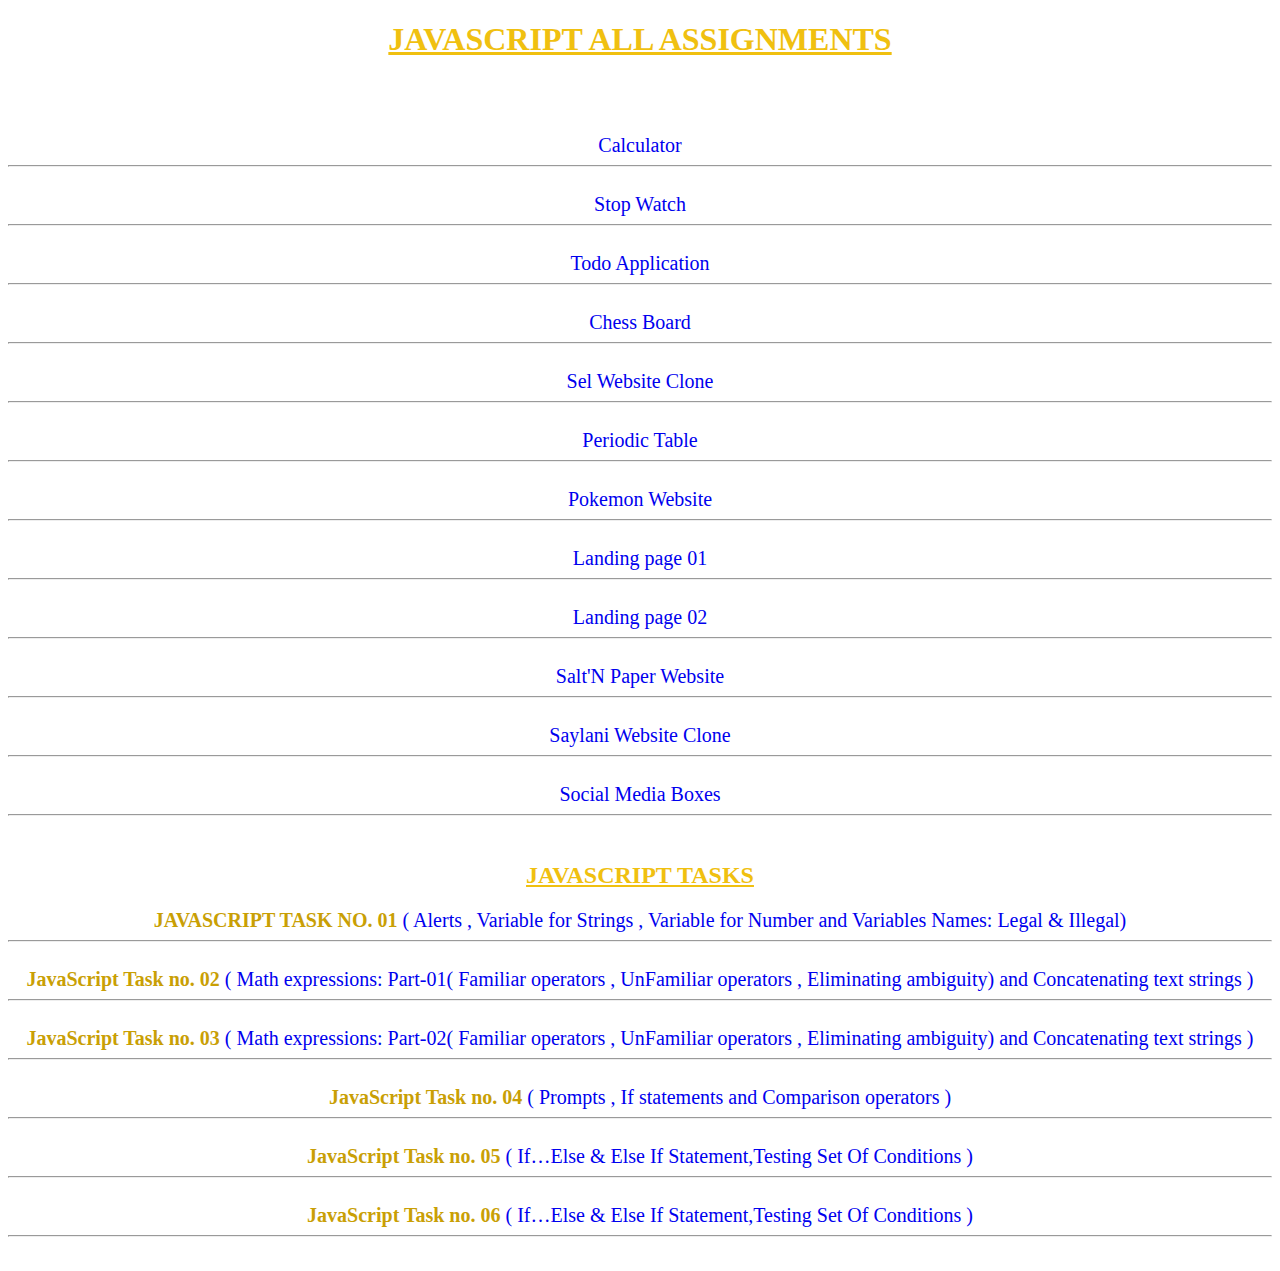
<file: index.html>
<!DOCTYPE html>
<html lang="en">
<head>
    <meta charset="UTF-8">
    <meta name="viewport" content="width=device-width, initial-scale=1.0">
    <title>JAVASCRIPT ASSIGNMENT</title>
    <link rel="stylesheet" href="style.css">
</head>
<body>
    <h1>JAVASCRIPT ALL ASSIGNMENTS</h1>
    <br><br><br>
    <a href="./assignments/Calculator/index.html" target="_blank">Calculator</a>
    <hr><br>
    <a href="./assignments/Stop-Watch/index.html" target="_blank">Stop Watch</a>
    <hr><br>
    <a href="./assignments/Todo-Application-01/index.html" target="_blank">Todo Application</a>
    <hr><br>
    <a href="./assignments/Chess-board-CSS/index.html" target="_blank">Chess Board</a>
    <hr><br>
    <a href="./assignments/SEL-Website-Clone/index.html" target="_blank">Sel Website Clone</a>
    <hr><br>
    <a href="./assignments/Periodic-Table-html/index.html" target="_blank">Periodic Table</a>
    <hr><br>
    <a href="./assignments/Pokemon-Website/index.html" target="_blank">Pokemon Website</a>
    <hr><br>
    <a href="./assignments/Responsive-Landing-Page-01/index.html" target="_blank">Landing page 01</a>
    <hr><br>
    <a href="./assignments/Responsive-Landing-Page-02/index.html" target="_blank">Landing page 02</a>
    <hr><br>
    <a href="./assignments/Salt-N-Pepper-Website/index.html" target="_blank">Salt'N Paper Website</a>
    <hr><br>
    <a href="./assignments/Saylani-Website-clone/index.html" target="_blank">Saylani Website Clone</a>
    <hr><br>
    <a href="./assignments/Social-Media-boxes-html/index.html" target="_blank">Social Media Boxes</a>
    <hr><br>
    <!-- <a href="./assignments/" target="_blank"></a>
    <hr><br> -->
    
    <!-- ------ X ------ -->
    <h2>JAVASCRIPT TASKS</h2>
    <a href="./Chapters 1 to 4/" target="_blank"><span>JAVASCRIPT TASK NO. 01</span> ( Alerts , Variable for Strings , Variable for Number and Variables Names: Legal & Illegal)</a>
    <hr><br>
    <a href="./Chapters 5 to 8 part-01/index.html" target="_blank"><span>JavaScript Task no. 02</span> ( Math expressions: Part-01( Familiar operators , UnFamiliar operators , Eliminating ambiguity) and Concatenating text strings )</a>
    <hr><br>
    <a href="./Chapters 5 to 8 part-02/index.html" target="_blank"><span>JavaScript Task no. 03</span> ( Math expressions: Part-02( Familiar operators , UnFamiliar operators , Eliminating ambiguity) and Concatenating text strings )</a>
    <hr><br>
    <a href="./Chapters 9 to 11/index.html" target="_blank"><span>JavaScript Task no. 04</span> ( Prompts , If statements and Comparison operators )</a>
    <hr><br>
    <a href="./Chapters 12 to 14/index.html" target="_blank"><span>JavaScript Task no. 05</span> ( If…Else & Else If Statement,Testing Set Of Conditions )</a>
    <hr><br>
    <a href="./Chapters 15 to 17/index.html" target="_blank"><span>JavaScript Task no. 06</span> ( If…Else & Else If Statement,Testing Set Of Conditions )</a>
    <hr><br>

</body>
</html>
</file>
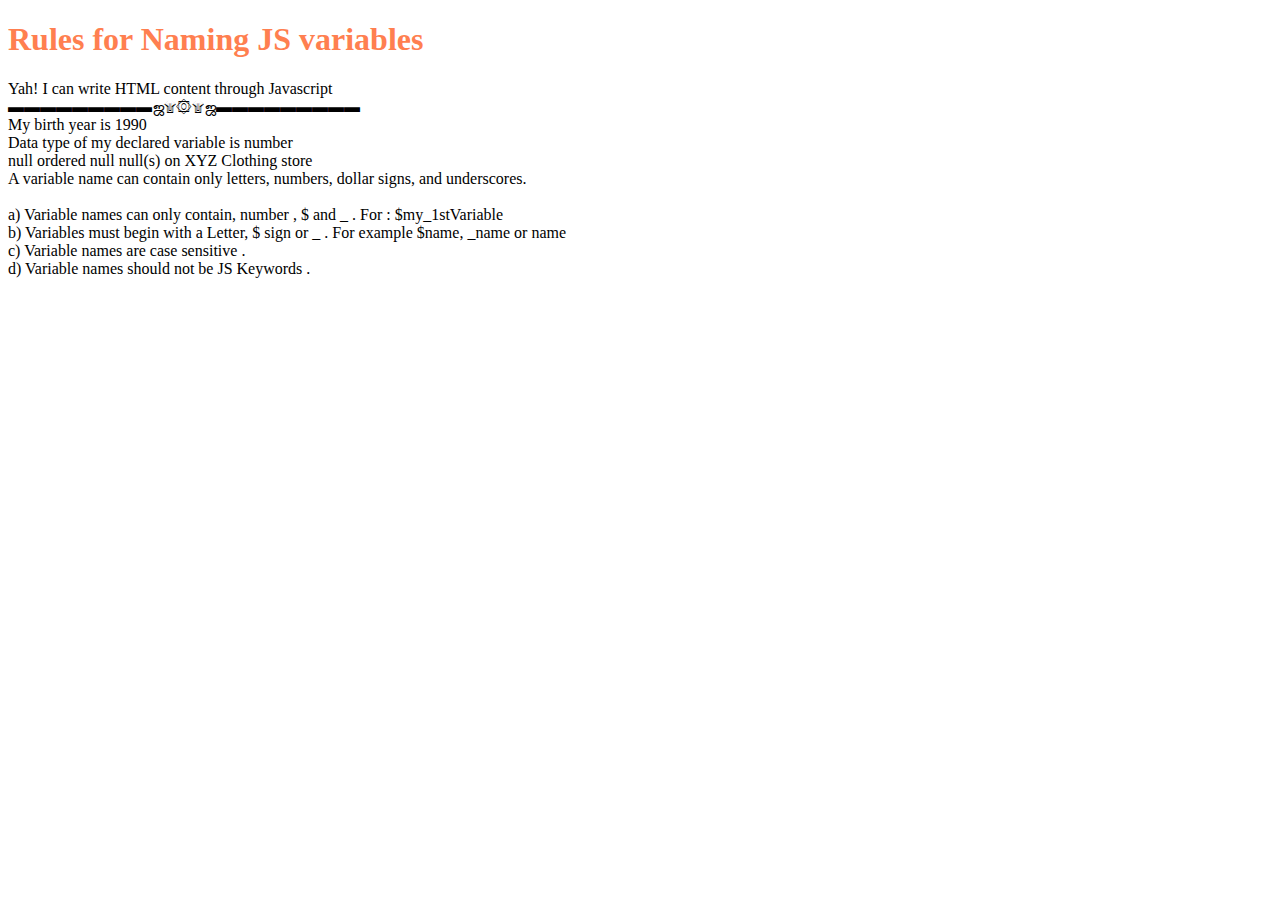
<file: Chapters 1 to 4/index.html>
<!DOCTYPE html>
<html lang="en">
<head>
    <meta charset="UTF-8">
    <meta name="viewport" content="width=device-width, initial-scale=1.0">
    <title>Task 01</title>
    <style>
        h1{
            color: coral;
        }
    </style>
</head>
<body>
    <h1>Rules for Naming JS variables</h1>
    
    <script src="./app.js"></script>
</body>
</html>
</file>
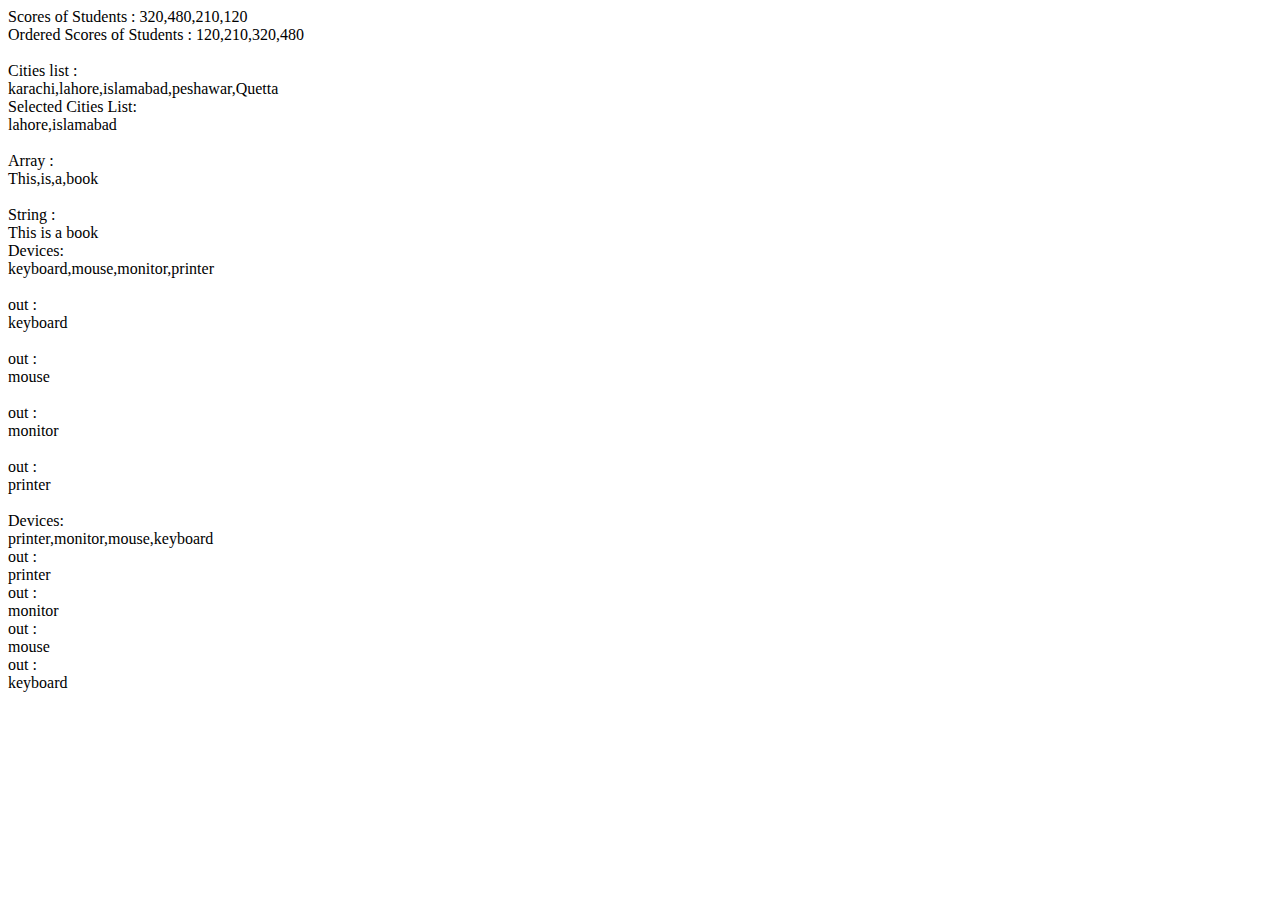
<file: Chapters 15 to 17/index.html>
<!DOCTYPE html>
<html lang="en">
<head>
    <meta charset="UTF-8">
    <meta name="viewport" content="width=device-width, initial-scale=1.0">
    <title>Task No. 06</title>
</head>
<body>
    
    <script src="app.js"></script>
</body>
</html>
</file>
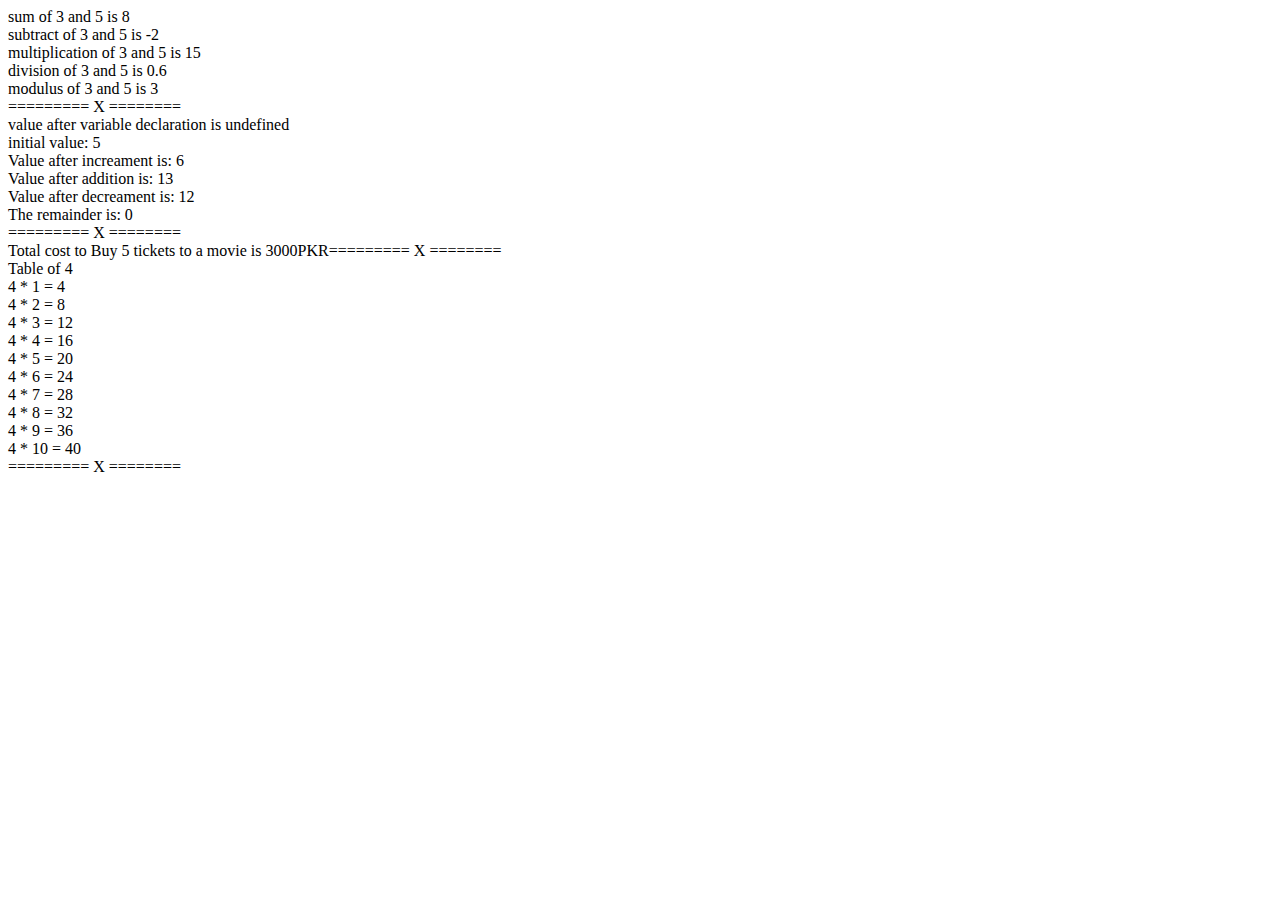
<file: Chapters 5 to 8 part-01/index.html>
<!DOCTYPE html>
<html lang="en">
<head>
    <meta charset="UTF-8">
    <meta name="viewport" content="width=device-width, initial-scale=1.0">
    <title>Task 02</title>
</head>
<body>
    

    <script src="app.js"></script>
</body>
</html>
</file>
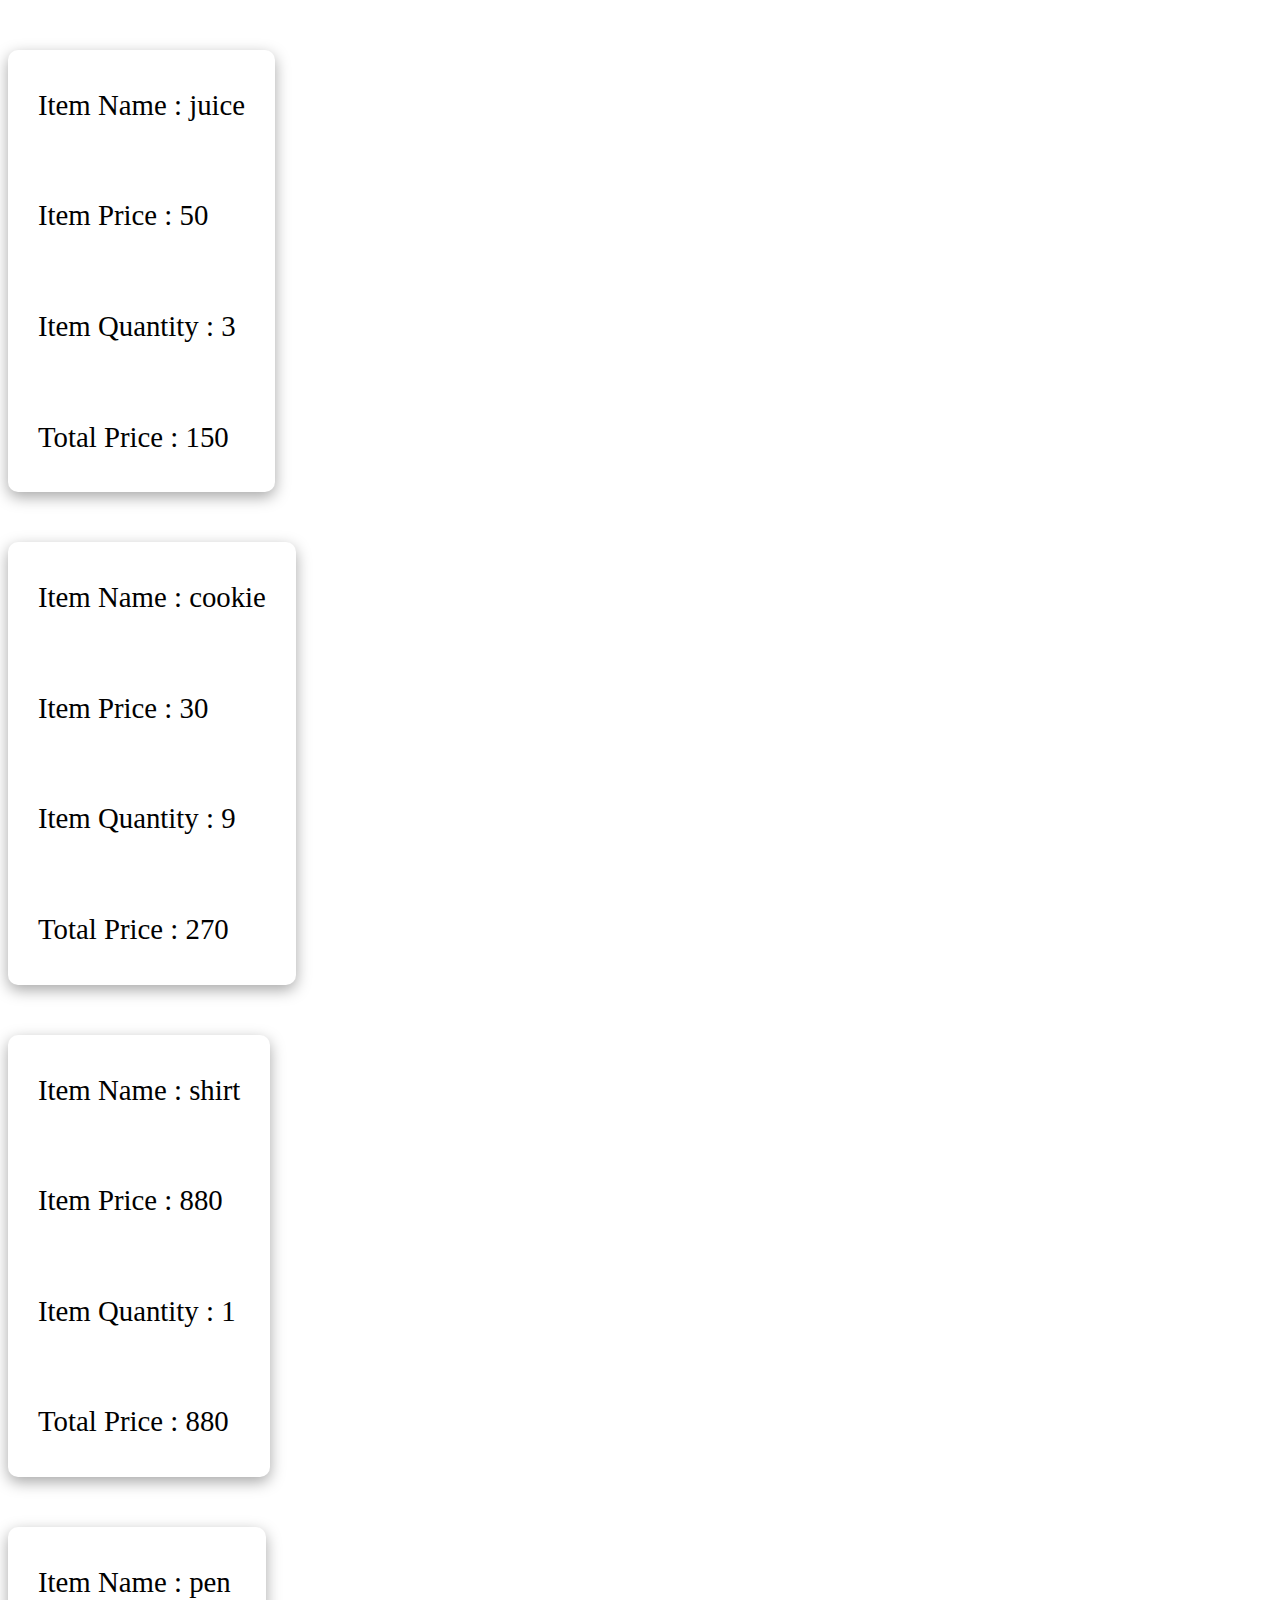
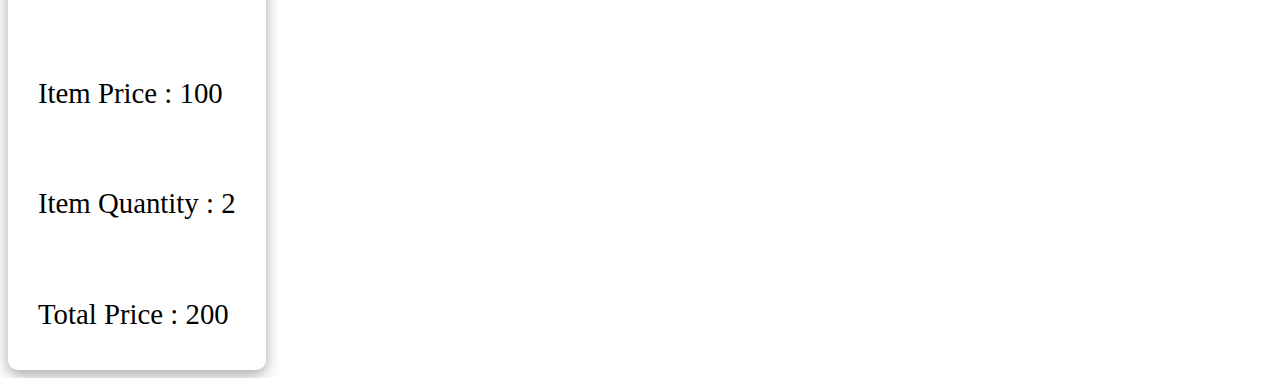
<file: Javascript-Object/index.html>
<!DOCTYPE html>
<html lang="en">
<head>
    <meta charset="UTF-8">
    <meta name="viewport" content="width=device-width, initial-scale=1.0">
    <title>Practice Object</title>
    <link rel="stylesheet" href="style.css">
</head>
<body>
    

    <script src="app.js"></script>
</body>
</html>
</file>
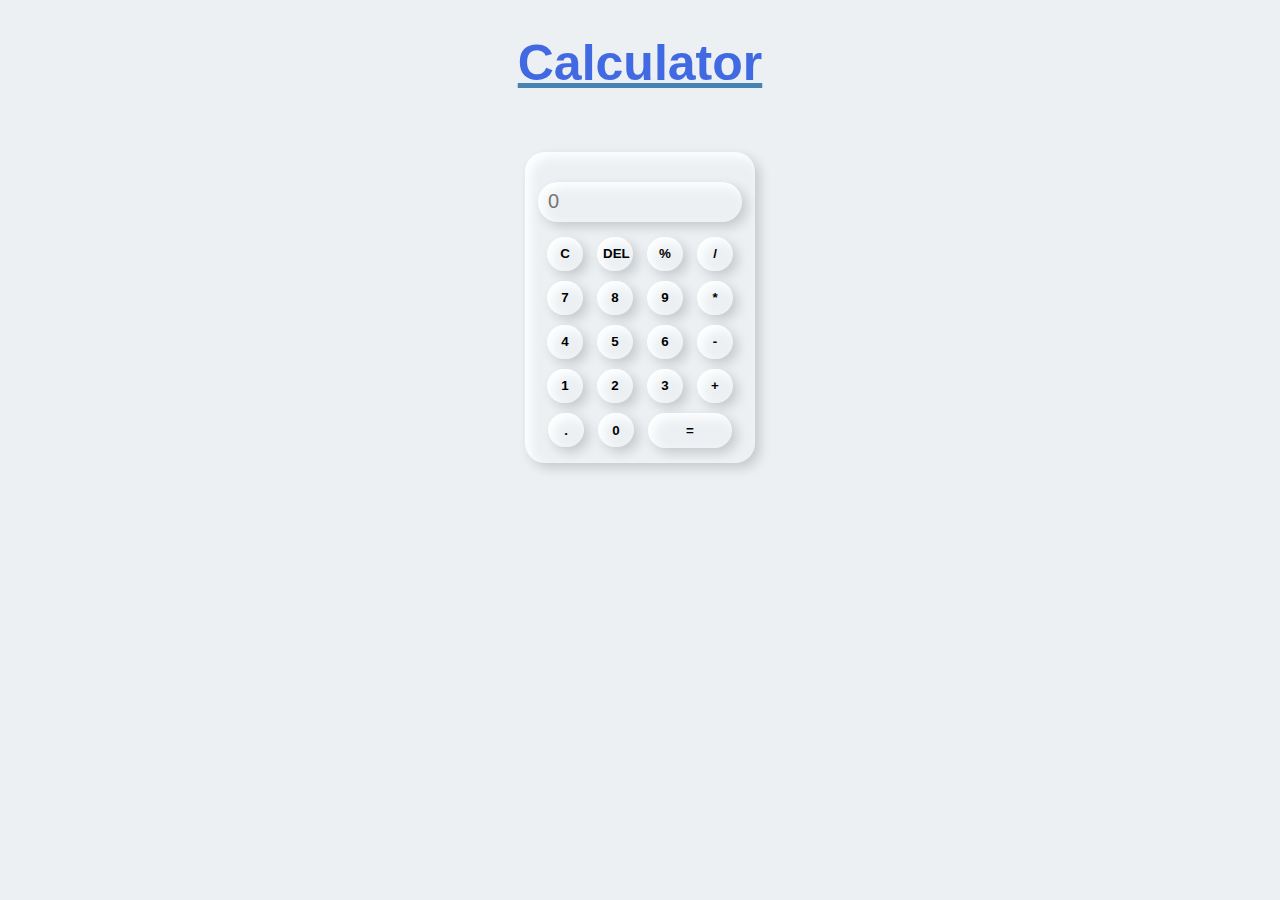
<file: assignments/Calculator/index.html>
<!DOCTYPE html>
<html lang="en">
<head>
    <meta charset="UTF-8">
    <meta name="viewport" content="width=device-width, initial-scale=1.0">
    <title>Calculator</title>
    <link rel="stylesheet" href="style.css">
</head>
<body>
    <h1>Calculator</h1>
    <div class="container">
        <div >
            <input id="input" type="text" placeholder="0">
        </div>
        <div>
            <button class="btn" onclick="clearResult()">C</button>
            <button class="btn" onclick="del()">DEL</button>
            <button class="btn" onclick="getNum('%')">%</button>
            <button class="btn" onclick="getNum('/')">/</button>
        </div>
        <div>
            <button class="btn" onclick="getNum('7')">7</button>
            <button class="btn" onclick="getNum('8')">8</button>
            <button class="btn" onclick="getNum('9')">9</button>
            <button class="btn" onclick="getNum('*')">*</button>
        </div>
        <div>
            <button class="btn" onclick="getNum('4')">4</button>
            <button class="btn" onclick="getNum('5')">5</button>
            <button class="btn" onclick="getNum('6')">6</button>
            <button class="btn" onclick="getNum('-')">-</button>
        </div>
        <div>
            <button class="btn" onclick="getNum('1')">1</button>
            <button class="btn" onclick="getNum('2')">2</button>
            <button class="btn" onclick="getNum('3')">3</button>
            <button class="btn" onclick="getNum('+')">+</button>
        </div>
        <div>
            <button class="btn" onclick="getNum('.')">.</button>
            <button class="btn" onclick="getNum('0')">0</button>
            <button class="equalBtn" onclick="getResult()">=</button>
        </div>
    </div>

    <script src="app.js"></script>
</body>
</html>
</file>
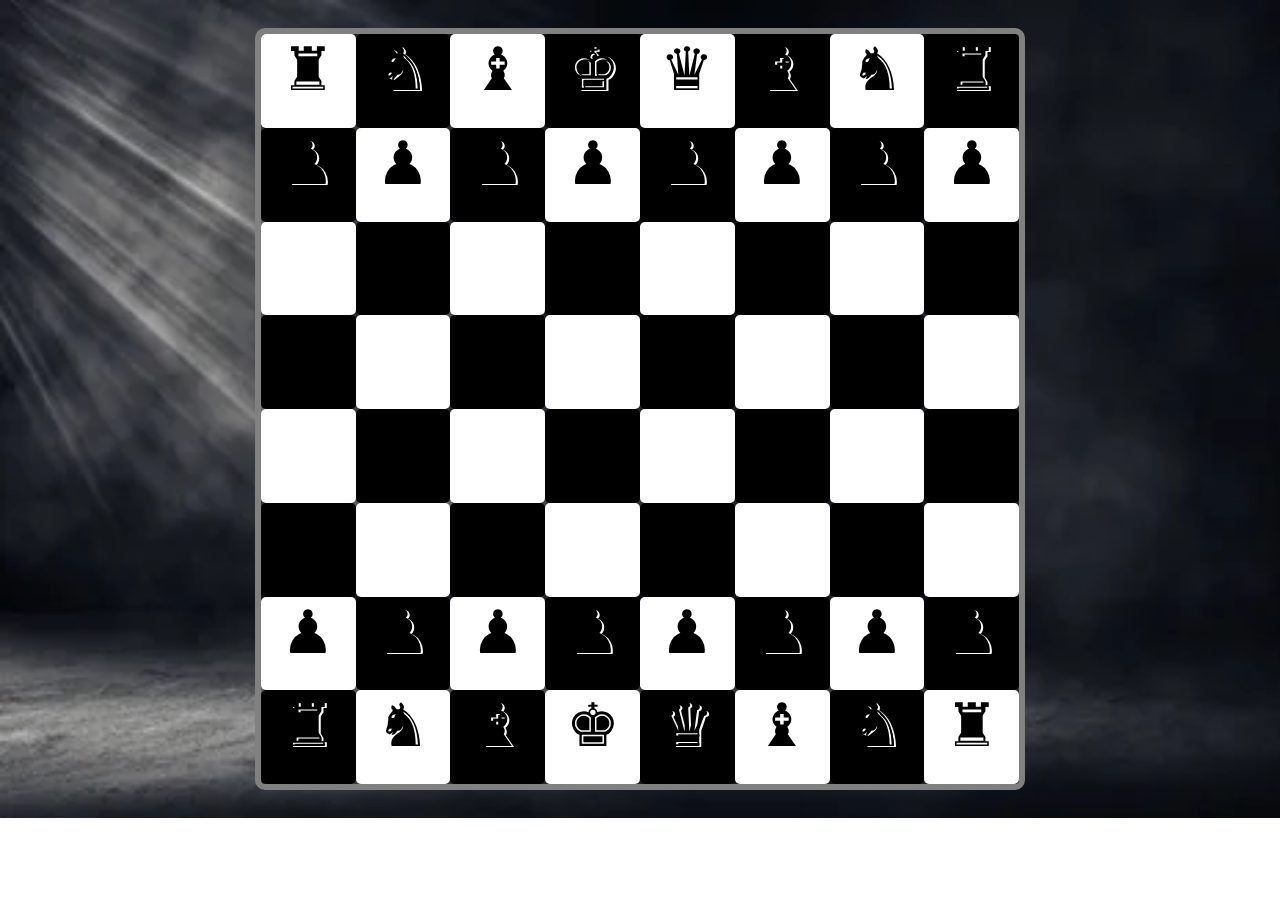
<file: assignments/Chess-board-CSS/index.html>
<!DOCTYPE html>
<html lang="en">
<head>
    <meta charset="UTF-8">
    <meta name="viewport" content="width=device-width, initial-scale=1.0">
    <title>Chess board</title>
    <link rel="stylesheet" href="style.css">
</head>
<body>
    <!-- <div class="container"> -->
        <div class="chessboard">

            <div class="a">&#9820</div>
            <div class="b">&#9822</div>
            <div class="a">&#9821</div>
            <div class="b">&#9818</div>
            <div class="a">&#9819</div>
            <div class="b">&#9821</div>
            <div class="a">&#9822</div>
            <div class="b">&#9820</div>
            
            <div class="b">&#9823</div>
            <div class="a">&#9823</div>
            <div class="b">&#9823</div>
            <div class="a">&#9823</div>
            <div class="b">&#9823</div>
            <div class="a">&#9823</div>
            <div class="b">&#9823</div>
            <div class="a">&#9823</div>

            <div class="a"></div>
            <div class="b"></div>
            <div class="a"></div>
            <div class="b"></div>
            <div class="a"></div>
            <div class="b"></div>
            <div class="a"></div>
            <div class="b"></div>
            
            <div class="b"></div>
            <div class="a"></div>
            <div class="b"></div>
            <div class="a"></div>
            <div class="b"></div>
            <div class="a"></div>
            <div class="b"></div>
            <div class="a"></div>
            
            <div class="a"></div>
            <div class="b"></div>
            <div class="a"></div>
            <div class="b"></div>
            <div class="a"></div>
            <div class="b"></div>
            <div class="a"></div>
            <div class="b"></div>
            
            <div class="b"></div>
            <div class="a"></div>
            <div class="b"></div>
            <div class="a"></div>
            <div class="b"></div>
            <div class="a"></div>
            <div class="b"></div>
            <div class="a"></div>

            <div class="a">&#9823</div>
            <div class="b">&#9823</div>
            <div class="a">&#9823</div>
            <div class="b">&#9823</div>
            <div class="a">&#9823</div>
            <div class="b">&#9823</div>
            <div class="a">&#9823</div>
            <div class="b">&#9823</div>
            
            <div class="b">&#9820</div>
            <div class="a">&#9822</div>
            <div class="b">&#9821</div>
            <div class="a">&#9818</div>
            <div class="b">&#9819</div>
            <div class="a">&#9821</div>
            <div class="b">&#9822</div>
            <div class="a">&#9820</div>
        </div>
    </div>
</body>
</html>
</file>
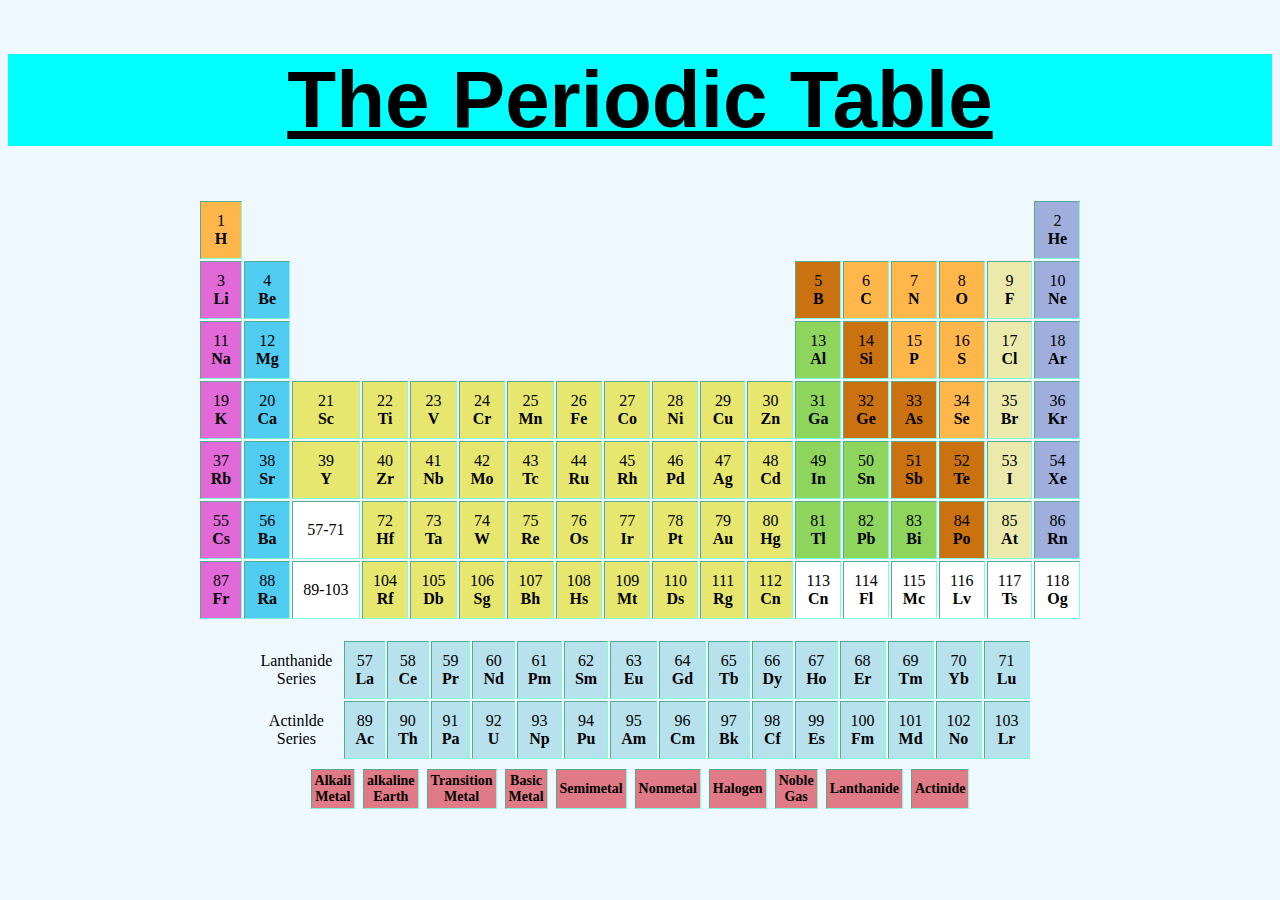
<file: assignments/Periodic-Table-html/index.html>
<!DOCTYPE html>
<html lang="en">

<head>
    <meta charset="UTF-8">
    <meta name="viewport" content="width=device-width, initial-scale=1.0">
    <title>Periodic Table</title>
    <style>
        body {
            background-color: aliceblue;

        }

        .h1 {
            background-color: aqua;
            font-size: 80px;
            font-family: Arial, Helvetica, sans-serif;
        }

        .tb {
            border: 1px;
            border-color: aquamarine;
            text-align: center;
        }

        .b {
            border: none;
        }

        .tc {
            border: 1px;
            border-color: aquamarine;
            font-size: 14px;
            text-align: center;
        }
    </style>
</head>

<body>
    <center>
        <h1 class="h1"><u>The Periodic Table</u></h1>

        <table class="tb" border="1" width="70%" cellpadding="10" cellspacing="2">
            <tr>
                <td bgcolor="#FFB64B">1 <br> <b>H</b></td>
                <td class="b" border="1" colspan="16"></td>
                <td bgcolor="#9FAEDD">2 <br> <b>He</b></td>
            </tr>
            <tr>
                <td bgcolor="#E169D8">3 <br> <b>Li</b></td>
                <td bgcolor="#50CBF2">4 <br> <b>Be</b></td>
                <td class="b" colspan="10"></td>
                <td bgcolor="#CA7110">5 <br> <b>B</b></td>
                <td bgcolor="#FFB64B">6 <br> <b>C</b></td>
                <td bgcolor="#FFB64B">7 <br> <b>N</b></td>
                <td bgcolor="#FFB64B">8 <br> <b>O</b></td>
                <td bgcolor="#EBEAAC">9 <br> <b>F</b></td>
                <td bgcolor="#9FAEDD">10 <br> <b>Ne</b></td>
            </tr>
            <tr>
                <td bgcolor="#E169D8">11 <br> <b>Na</b></td>
                <td bgcolor="#50CBF2">12 <br> <b>Mg</b></td>
                <td class="b" colspan="10"></td>
                <td bgcolor="#8ED55D">13 <br> <b>Al</b></td>
                <td bgcolor="#CA7110">14 <br> <b>Si</b></td>
                <td bgcolor="#FFB64B">15 <br> <b>P</b></td>
                <td bgcolor="#FFB64B">16 <br> <b>S</b></td>
                <td bgcolor="#EBEAAC">17 <br> <b>Cl</b></td>
                <td bgcolor="#9FAEDD">18 <br> <b>Ar</b></td>
            </tr>
            <tr>
                <td bgcolor="#E169D8">19 <br> <b>K</b></td>
                <td bgcolor="#50CBF2">20 <br> <b>Ca</b></td>
                <td bgcolor="#E7E76F">21 <br> <b>Sc</b></td>
                <td bgcolor="#E7E76F">22 <br> <b>Ti</b></td>
                <td bgcolor="#E7E76F">23 <br> <b>V</b></td>
                <td bgcolor="#E7E76F">24 <br> <b>Cr</b></td>
                <td bgcolor="#E7E76F">25 <br> <b>Mn</b></td>
                <td bgcolor="#E7E76F">26 <br> <b>Fe</b></td>
                <td bgcolor="#E7E76F">27 <br> <b>Co</b></td>
                <td bgcolor="#E7E76F">28 <br> <b>Ni</b></td>
                <td bgcolor="#E7E76F">29 <br> <b>Cu</b></td>
                <td bgcolor="#E7E76F">30 <br> <b>Zn</b></td>
                <td bgcolor="#8ED55D">31 <br> <b>Ga</b></td>
                <td bgcolor="#CA7110">32 <br> <b>Ge</b></td>
                <td bgcolor="#CA7110">33 <br> <b>As</b></td>
                <td bgcolor="#FFB64B">34 <br> <b>Se</b></td>
                <td bgcolor="#EBEAAC">35 <br> <b>Br</b></td>
                <td bgcolor="#9FAEDD">36 <br> <b>Kr</b></td>
            </tr>
            <tr>
                <td bgcolor="#E169D8">37 <br> <b>Rb</b></td>
                <td bgcolor="#50CBF2">38 <br> <b>Sr</b></td>
                <td bgcolor="#E7E76F">39 <br> <b>Y</b></td>
                <td bgcolor="#E7E76F">40 <br> <b>Zr</b></td>
                <td bgcolor="#E7E76F">41 <br> <b>Nb</b></td>
                <td bgcolor="#E7E76F">42 <br> <b>Mo</b></td>
                <td bgcolor="#E7E76F">43 <br> <b>Tc</b></td>
                <td bgcolor="#E7E76F">44 <br> <b>Ru</b></td>
                <td bgcolor="#E7E76F">45 <br> <b>Rh</b></td>
                <td bgcolor="#E7E76F">46 <br> <b>Pd</b></td>
                <td bgcolor="#E7E76F">47 <br> <b>Ag</b></td>
                <td bgcolor="#E7E76F">48 <br> <b>Cd</b></td>
                <td bgcolor="#8ED55D">49 <br> <b>In</b></td>
                <td bgcolor="#8ED55D">50 <br> <b>Sn</b></td>
                <td bgcolor="#CA7110">51 <br> <b>Sb</b></td>
                <td bgcolor="#CA7110">52 <br> <b>Te</b></td>
                <td bgcolor="#EBEAAC">53 <br><b>I</b></td>
                <td bgcolor="#9FAEDD">54 <br> <b>Xe</b></td>
            </tr>
            <tr>
                <td bgcolor="#E169D8">55 <br><b>Cs</b></td>
                <td bgcolor="#50CBF2">56 <br><b>Ba</b></td>
                <td bgcolor="#fff">57-71</td>
                <td bgcolor="#E7E76F">72 <br><b>Hf</b></td>
                <td bgcolor="#E7E76F">73 <br><b>Ta</b></td>
                <td bgcolor="#E7E76F">74 <br><b>W</b></td>
                <td bgcolor="#E7E76F">75 <br><b>Re</b></td>
                <td bgcolor="#E7E76F">76 <br><b>Os</b></td>
                <td bgcolor="#E7E76F">77 <br><b>Ir</b></td>
                <td bgcolor="#E7E76F">78 <br><b>Pt</b></td>
                <td bgcolor="#E7E76F">79 <br><b>Au</b></td>
                <td bgcolor="#E7E76F">80 <br><b>Hg</b></td>
                <td bgcolor="#8ED55D">81 <br><b>Tl</b></td>
                <td bgcolor="#8ED55D">82 <br><b>Pb</b></td>
                <td bgcolor="#8ED55D">83 <br><b>Bi</b></td>
                <td bgcolor="#CA7110">84 <br><b>Po</b></td>
                <td bgcolor="#EBEAAC">85 <br><b>At</b></td>
                <td bgcolor="#9FAEDD">86 <br><b>Rn</b></td>
            </tr>
            <tr>
                <td bgcolor="#E169D8">87 <br><b>Fr</b></td>
                <td bgcolor="#50CBF2">88 <br><b>Ra</b></td>
                <td bgcolor="#fff">89-103</td>
                <td bgcolor="#E7E76F">104 <br><b>Rf</b></td>
                <td bgcolor="#E7E76F">105 <br><b>Db</b></td>
                <td bgcolor="#E7E76F">106 <br><b>Sg</b></td>
                <td bgcolor="#E7E76F">107 <br><b>Bh</b></td>
                <td bgcolor="#E7E76F">108 <br><b>Hs</b></td>
                <td bgcolor="#E7E76F">109 <br><b>Mt</b></td>
                <td bgcolor="#E7E76F">110 <br><b>Ds</b></td>
                <td bgcolor="#E7E76F">111 <br><b>Rg</b></td>
                <td bgcolor="#E7E76F">112 <br><b>Cn</b></td>
                <td bgcolor="#fff">113 <br><b>Cn</b></td>
                <td bgcolor="#fff">114 <br><b>Fl</b></td>
                <td bgcolor="#fff">115 <br><b>Mc</b></td>
                <td bgcolor="#fff">116 <br><b>Lv</b></td>
                <td bgcolor="#fff">117 <br><b>Ts</b></td>
                <td bgcolor="#fff">118 <br><b>Og</b></td>
            </tr>
        </table>
        <br>
        <table class="tb" border="1" width="55%" cellpadding="10" cellspacing="2" align="center">
            <tr>
                <td class="b" colspan="2">Lanthanide <br>Series</td>
                <td bgcolor="#B8E1EE">57 <br><b>La</b></td>
                <td bgcolor="#B8E1EE">58 <br><b>Ce</b></td>
                <td bgcolor="#B8E1EE">59 <br><b>Pr</b></td>
                <td bgcolor="#B8E1EE">60 <br><b>Nd</b></td>
                <td bgcolor="#B8E1EE">61 <br><b>Pm</b></td>
                <td bgcolor="#B8E1EE">62 <br><b>Sm</b></td>
                <td bgcolor="#B8E1EE">63 <br><b>Eu</b></td>
                <td bgcolor="#B8E1EE">64 <br><b>Gd</b></td>
                <td bgcolor="#B8E1EE">65 <br><b>Tb</b></td>
                <td bgcolor="#B8E1EE">66 <br><b>Dy</b></td>
                <td bgcolor="#B8E1EE">67 <br><b>Ho</b></td>
                <td bgcolor="#B8E1EE">68 <br><b>Er</b></td>
                <td bgcolor="#B8E1EE">69 <br><b>Tm</b></td>
                <td bgcolor="#B8E1EE">70 <br><b>Yb</b></td>
                <td bgcolor="#B8E1EE">71 <br><b>Lu</b></td>
            </tr>
            <tr>
                <td class="b" colspan="2">Actinlde <br>Series</td>
                <td bgcolor="#B8E1EE">89 <br><b>Ac</b></td>
                <td bgcolor="#B8E1EE">90 <br><b>Th</b></td>
                <td bgcolor="#B8E1EE">91 <br><b>Pa</b></td>
                <td bgcolor="#B8E1EE">92 <br><b>U</b></td>
                <td bgcolor="#B8E1EE">93 <br><b>Np</b></td>
                <td bgcolor="#B8E1EE">94 <br><b>Pu</b></td>
                <td bgcolor="#B8E1EE">95 <br><b>Am</b></td>
                <td bgcolor="#B8E1EE">96 <br><b>Cm</b></td>
                <td bgcolor="#B8E1EE">97 <br><b>Bk</b></td>
                <td bgcolor="#B8E1EE">98 <br><b>Cf</b></td>
                <td bgcolor="#B8E1EE">99 <br><b>Es</b></td>
                <td bgcolor="#B8E1EE">100 <br><b>Fm</b></td>
                <td bgcolor="#B8E1EE">101 <br><b>Md</b></td>
                <td bgcolor="#B8E1EE">102 <br><b>No</b></td>
                <td bgcolor="#B8E1EE">103 <br><b>Lr</b></td>
            </tr>
        </table>
        <table class="tc" border="1" width="20%" cellpadding="3" cellspacing="8" align="center">
            <tr>
                <td bgcolor="#E07A86"><b>Alkali <br>Metal</b></td>
                <td bgcolor="#E07A86"><b>alkaline <br>Earth</b></td>
                <td bgcolor="#E07A86"><b>Transition <br>Metal</b></td>
                <td bgcolor="#E07A86"><b>Basic <br>Metal</b></td>
                <td bgcolor="#E07A86"><b>Semimetal</b></td>
                <td bgcolor="#E07A86"><b>Nonmetal</b></td>
                <td bgcolor="#E07A86"><b>Halogen</b></td>
                <td bgcolor="#E07A86"><b>Noble <br>Gas</b></td>
                <td bgcolor="#E07A86"><b>Lanthanide</b></td>
                <td bgcolor="#E07A86"><b>Actinide</b></td>
            </tr>
        </table>
    </center>
</body>

</html>
</file>
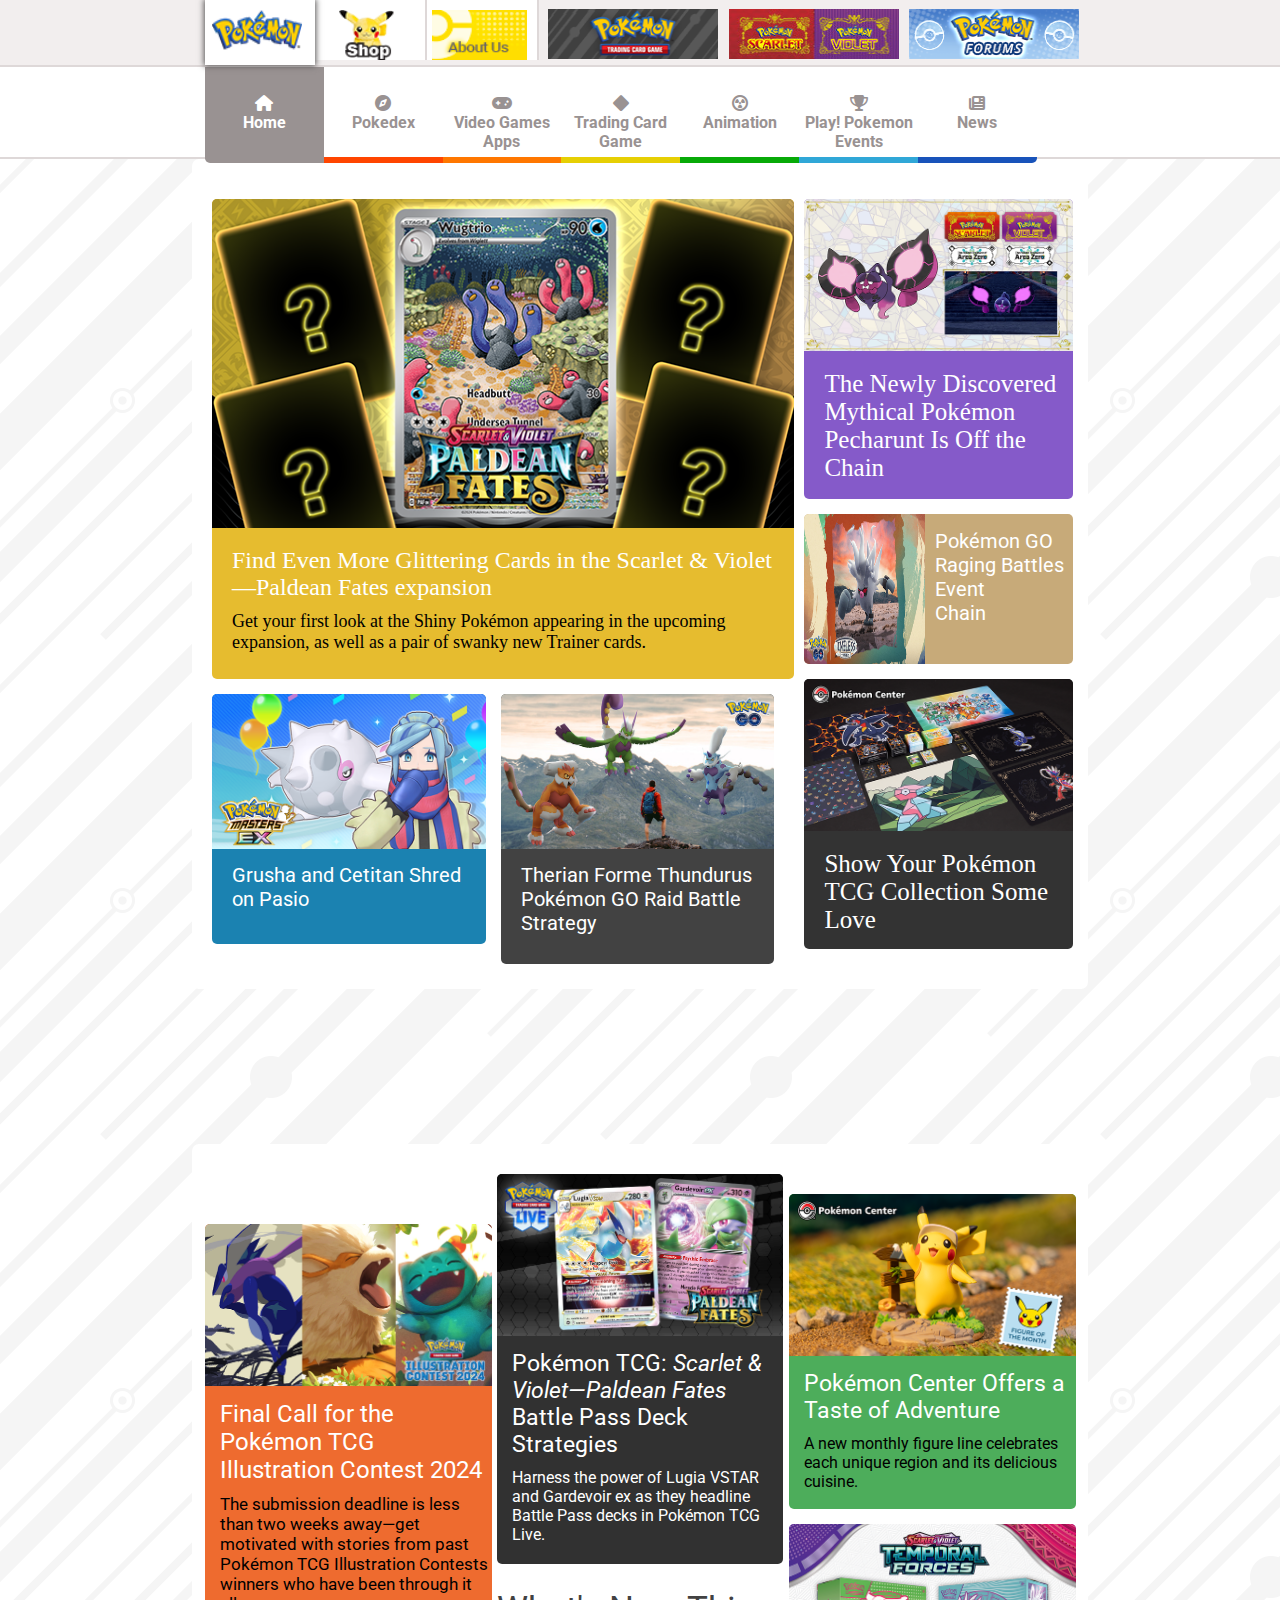
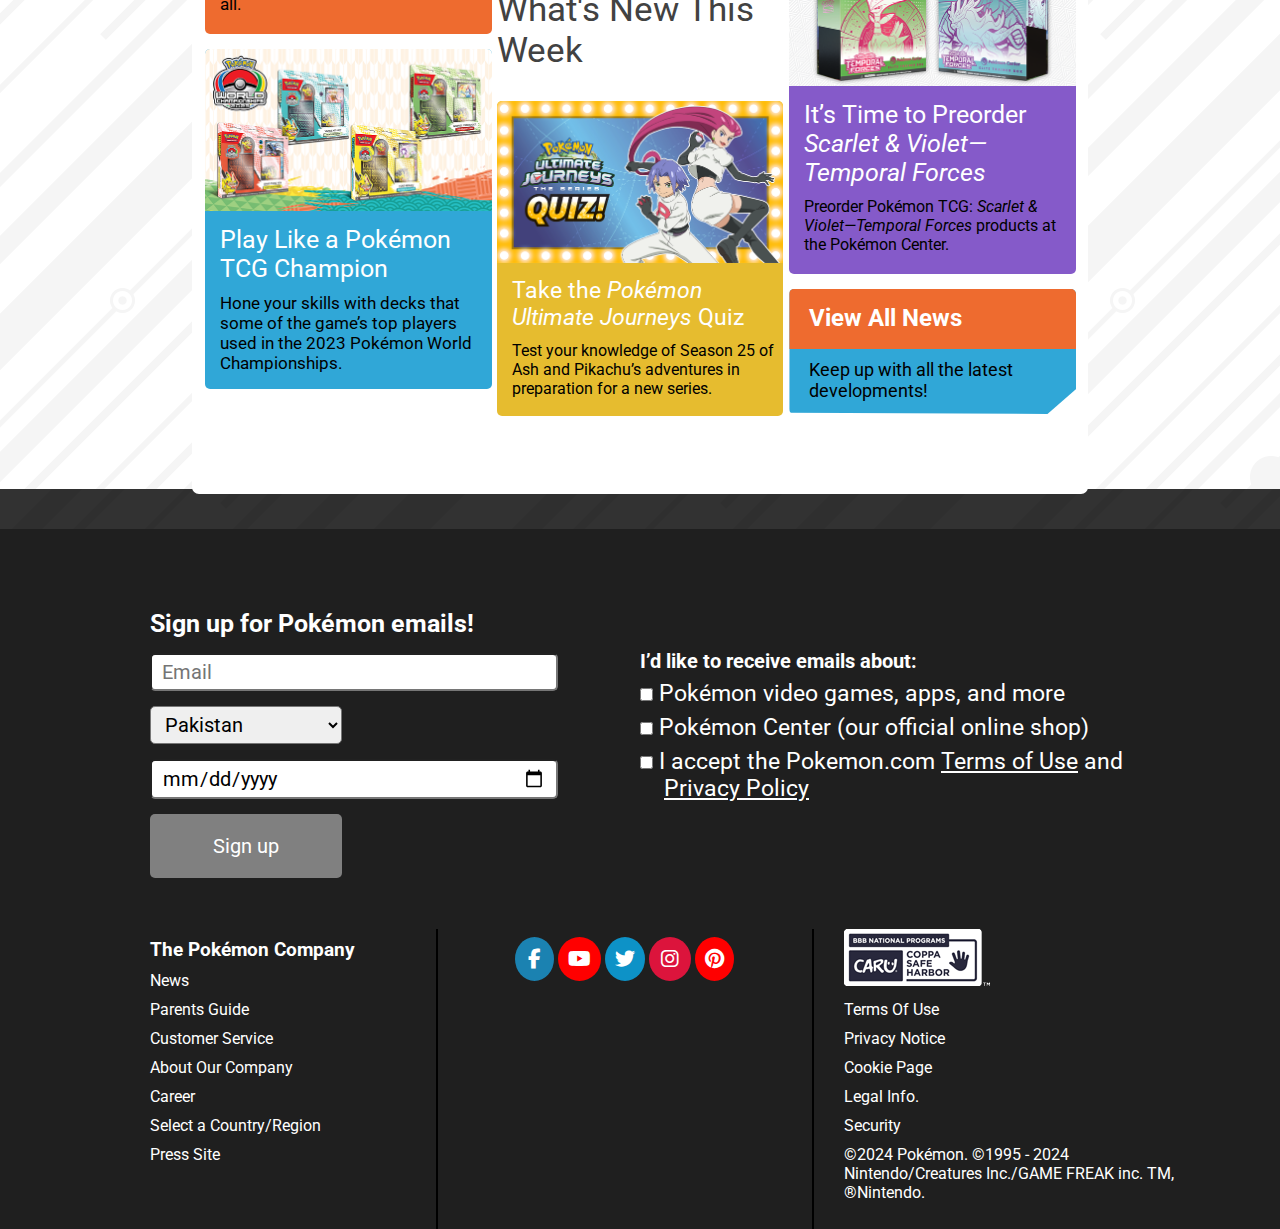
<file: assignments/Pokemon-Website/index.html>
<!DOCTYPE html>
<html lang="en">

<head>
    <meta charset="UTF-8">
    <meta name="viewport" content="width=device-width, initial-scale=1.0">
    <title>Pokemon</title>
    <link rel="stylesheet" href="style.css">
    <link rel="stylesheet" href="https://cdnjs.cloudflare.com/ajax/libs/font-awesome/6.5.1/css/all.min.css">
    <link rel="stylesheet" href="https://cdnjs.cloudflare.com/ajax/libs/font-awesome/6.5.1/css/all.min.css">
</head>

<body>
    <!-- START HEADER -->
    <section class="header">
        <div class="top">
            <div class="top-image1">
                <img class="img1" src="./Images/logo-pokemon-79x45.png" alt="">
            </div>
            <div class="top-image2">
                <img class="img2" src="./Images/logo-pokemoncenter-79x45.png" alt="">
            </div>
            <div class="top-image3">
                <img class="img3" src="./Images/corporate-en.png" alt="">
            </div>

            <div class="top-image4">
                <img class="img4" src="./Images/tcg-175-en.png" alt="">
            </div>
            <div class="top-image5">
                <img class="img5" src="./Images/scarlet-violet-175x50-en.jpg" alt="">
            </div>
            <div class="top-image6">
                <img class="img6" src="./Images/community-forums-175x50-en.png" alt="">
            </div>
        </div>
    </section>
    <!-- CLOSE HEADER -->

    <!-- START NAV-BAR -->

    <section class="navbar">
        <div class="nav">
            <div class="list1">
                <p><i class="fa-solid fa-house"></i> <br />Home</p>
            </div>

            <div class="list2">
                <p><i class="fa-solid fa-compass"></i> <br /> Pokedex </p>
            </div>

            <div class="list3">
                <p class="list3-p"><i class="fa-solid fa-gamepad"></i> <br /> Video Games <br /> Apps</p>
            </div>
            <div class="list4">
                <p class="list4-p"><i class="fa-solid fa-diamond"></i> <br /> Trading Card Game</p>
            </div>
            <div class="list5">
                <p class="list5-p"><i class="fa-solid fa-circle-radiation"></i> <br /> Animation</p>
            </div>
            <div class="list6">
                <p class="list6-p"><i class="fa-solid fa-trophy"></i> <br /> Play! Pokemon <br /> Events</p>
            </div>
            <div class="list7">
                <p class="list7-p"><i class="fa-solid fa-newspaper"></i> <br /> News</p>
            </div>
        </div>
    </section>
    <!-- CLOSE NAV-BAR -->
    <!-- START CARDS-1-CONTAINERS -->

    <div class="cards-container">

        <div class="card-container-1">
            <div class="card-1">
                <img src="./Images/sv045-preview-cards-2-169-en.png" alt="">
                <p class="card-1-p1">Find Even More Glittering Cards in the Scarlet & Violet—Paldean Fates expansion</p>
                <p class="card-1-p2">Get your first look at the Shiny Pokémon appearing in the upcoming
                    expansion, as well as a pair of swanky new Trainer cards.</p>
            </div>

            <div class="card-container-2">
                <div class="card-2">
                    <img src="./Images/scarlet-violet-169-en.png" alt="">
                    <p class="card-2-p1">The Newly Discovered Mythical Pokémon Pecharunt Is Off the <br /> Chain</p>
                </div>
                <div class="card-2-2">
                    <img src="./Images/pokemon-go-169.png" alt="">
                    <p class="card-2-para2"> Pokémon GO Raging Battles Event <br /> Chain</p>
                </div>
                <div class="card-2-3">
                    <img src="./Images/pokemon-center-169.png" alt="">
                    <p class="card-2-para3">Show Your Pokémon TCG Collection Some Love</p>
                </div>
            </div>
        </div>

        <div class="card-container-3">

            <div class="card-container-3-left">
                <img src="./Images/pokemon-masters-ex-169.png" alt="">
                <p class="card-container-3-left-p">Grusha and Cetitan Shred on Pasio</p>
            </div>
            <div class="card-container-3-right">
                <img src="./Images/pokemon-go-169.jpg" alt="">
                <p class="card-container-3-right-p">Therian Forme Thundurus Pokémon GO Raid Battle Strategy</p>
            </div>
        </div>
    </div>
    <!-- CLOSE CARDS-1-CONTAINERS -->
    <!-- START CARDS-2-CONTAINERS -->

    <div class="cards-container-2">
        <div class="cards-container-2-main">
            <div class="cards-container-2-left">
                <div class="cards-left-1">
                    <img src="./Images/illustration-contest-169.png" alt="">
                    <p class="cards-left-1para">Final Call for the Pokémon TCG Illustration Contest 2024</p>
                    <p class="cards-left-1para2">The submission deadline is less than two weeks away—get motivated with
                        stories from past Pokémon TCG Illustration Contests winners who have been through it all.</p>
                </div>
                <div class="cards-left-2">
                    <img src="./Images/2023-wcs-decks-169-en.png" alt="">
                    <p class="cards-left-2para">Play Like a Pokémon TCG Champion</p>
                    <p class="cards-left-2para2">Hone your skills with decks that some of the game’s
                        top players used in the 2023 Pokémon World Championships.</p>
                </div>
            </div>

            <div class="cards-container-2-center">
                <div class="cards-center-1">
                    <img src="./Images/sv045-tcgl-169-en.png" alt="">
                    <p class="cards-center-1para">Pokémon TCG: <i> Scarlet & Violet—Paldean Fates </i> Battle Pass Deck
                        Strategies</p>
                    <p class="cards-center-1para2">Harness the power of Lugia VSTAR and Gardevoir ex as they headline
                        Battle Pass decks in Pokémon TCG Live.</p>
                </div>
                <div class="cards-center-text">
                    <p>What's New This Week</p>
                </div>
                <div class="cards-center-3">
                    <img src="./Images/season25-quiz-169-en.png" alt="">
                    <p class="cards-center-3para">Take the <i> Pokémon Ultimate Journeys </i> Quiz</p>
                    <p class="cards-center-3para2">Test your knowledge of Season 25 of Ash and Pikachu’s adventures in
                        preparation for a new series.</p>
                </div>
            </div>

            <div class="cards-container-3-right">
                <div class="cards-right-1">
                    <img src="./Images/pokemon-center-168.png" alt="">
                    <p class="cards-right-1para">Pokémon Center Offers a Taste of Adventure</p>
                    <p class="cards-right-1para2">A new monthly figure line celebrates each unique region and its
                        delicious cuisine.</p>
                </div>
                <div class="cards-right-2">
                    <img src="./Images/pokemon-center-169(1).png" alt="">
                    <p class="cards-right-2para">It’s Time to Preorder <i>Scarlet & Violet—Temporal Forces</i></p>
                    <p class="cards-right-2para2">Preorder Pokémon TCG: <i>Scarlet & Violet—Temporal Forces</i> products
                        at the Pokémon Center.</p>
                </div>
                <div class="cards-right-3">
                    <div class="cards-right-3-h2">
                        <h2>View All News</h2>
                    </div>
                    <div class="cards-right-3-p">
                        <p>Keep up with all the latest developments!</p>
                    </div>
                </div>
            </div>
        </div>
    </div>

    <!-- CLOSE CARDS-2-CONTAINERS -->
    <!-- START FOOTER -->
    <div class="footer"></div>
    <div class="footer-bottom">

        <form class="footer-bottom-form">
            <div class="email">
                <h2>Sign up for Pokémon emails!</h2>
                <input type="email" placeholder="Email">
                <select class="country-name" name="country" id="country">
                    <option value="Afghanistan">Afghanistan</option>
                    <option value="Pakistan" selected>Pakistan</option>
                    <option value="United State">United State</option>
                    <option value="Åland Islands">Åland Islands</option>
                    <option value="Albania">Albania</option>
                    <option value="Algeria">Algeria</option>
                    <option value="American Samoa">American Samoa</option>
                    <option value="Andorra">Andorra</option>
                    <option value="Angola">Angola</option>
                    <option value="Anguilla">Anguilla</option>
                    <option value="Antarctica">Antarctica</option>
                    <option value="Antigua and Barbuda">Antigua and Barbuda</option>
                    <option value="Argentina">Argentina</option>
                    <option value="Armenia">Armenia</option>
                    <option value="Aruba">Aruba</option>
                    <option value="Australia">Australia</option>
                    <option value="Austria">Austria</option>
                    <option value="Azerbaijan">Azerbaijan</option>
                    <option value="Bahamas">Bahamas</option>
                    <option value="Bahrain">Bahrain</option>
                    <option value="Bangladesh">Bangladesh</option>
                    <option value="Barbados">Barbados</option>
                    <option value="Belarus">Belarus</option>
                    <option value="Belgium">Belgium</option>
                    <option value="Belize">Belize</option>
                    <option value="Benin">Benin</option>
                    <option value="Bermuda">Bermuda</option>
                    <option value="Bhutan">Bhutan</option>
                    <option value="Bolivia">Bolivia</option>
                    <option value="Bosnia and Herzegovina">Bosnia and Herzegovina</option>
                    <option value="Botswana">Botswana</option>
                    <option value="Bouvet Island">Bouvet Island</option>
                    <option value="Brazil">Brazil</option>
                    <option value="British Indian Ocean Territory">British Indian Ocean Territory</option>
                    <option value="Brunei Darussalam">Brunei Darussalam</option>
                    <option value="Bulgaria">Bulgaria</option>
                    <option value="Burkina Faso">Burkina Faso</option>
                    <option value="Burundi">Burundi</option>
                    <option value="Cambodia">Cambodia</option>
                    <option value="Cameroon">Cameroon</option>
                    <option value="Canada">Canada</option>
                    <option value="Cape Verde">Cape Verde</option>
                    <option value="Cayman Islands">Cayman Islands</option>
                    <option value="Central African Republic">Central African Republic</option>
                    <option value="Chad">Chad</option>
                    <option value="Chile">Chile</option>
                    <option value="China">China</option>
                    <option value="Christmas Island">Christmas Island</option>
                    <option value="Cocos (Keeling) Islands">Cocos (Keeling) Islands</option>
                    <option value="Colombia">Colombia</option>
                    <option value="Comoros">Comoros</option>
                    <option value="Congo">Congo</option>
                    <option value="Congo, The Democratic Republic of The">Congo, The Democratic Republic of The</option>
                    <option value="Cook Islands">Cook Islands</option>
                    <option value="Costa Rica">Costa Rica</option>
                    <option value="Cote D'ivoire">Cote D'ivoire</option>
                    <option value="Croatia">Croatia</option>
                    <option value="Cuba">Cuba</option>
                    <option value="Cyprus">Cyprus</option>
                    <option value="Czech Republic">Czech Republic</option>
                    <option value="Denmark">Denmark</option>
                    <option value="Djibouti">Djibouti</option>
                    <option value="Dominica">Dominica</option>
                    <option value="Dominican Republic">Dominican Republic</option>
                    <option value="Ecuador">Ecuador</option>
                    <option value="Egypt">Egypt</option>
                    <option value="El Salvador">El Salvador</option>
                    <option value="Equatorial Guinea">Equatorial Guinea</option>
                    <option value="Eritrea">Eritrea</option>
                    <option value="Estonia">Estonia</option>
                    <option value="Ethiopia">Ethiopia</option>
                    <option value="Falkland Islands (Malvinas)">Falkland Islands (Malvinas)</option>
                    <option value="Faroe Islands">Faroe Islands</option>
                    <option value="Fiji">Fiji</option>
                    <option value="Finland">Finland</option>
                    <option value="France">France</option>
                    <option value="French Guiana">French Guiana</option>
                    <option value="French Polynesia">French Polynesia</option>
                    <option value="French Southern Territories">French Southern Territories</option>
                    <option value="Gabon">Gabon</option>
                    <option value="Gambia">Gambia</option>
                    <option value="Georgia">Georgia</option>
                </select>
                <input type="date">
                <button>Sign up</button>
            </div>
            <div class="about">

                <h3>I’d like to receive emails about:</h3>
                <label class="about-label"><input type="checkbox">
                    Pokémon video games, apps, and more</label> <br />
                <label class="about-label"><input type="checkbox">
                    Pokémon Center (our official online shop)</label> <br />
                <label class="about-label"><input type="checkbox">
                    I accept the Pokemon.com <a href="#">Terms of Use</a> and <br />
                    &nbsp; &nbsp; <a href="#">Privacy Policy</a></label><br />
            </div>
        </form>
        <div class="footer-abouts">
            <div class="footer-about-company">
                <h3>The Pokémon Company</h3>
                <p><a href="#">News</a></p>
                <p><a href="#">Parents Guide</a></p>
                <p><a href="#">Customer Service</a></p>
                <p><a href="#">About Our Company</a></p>
                <p><a href="#">Career</a></p>
                <p><a href="#">Select a Country/Region</a></p>
                <p><a href="#">Press Site</a></p>
            </div>
            <div class="footer-abouts-links">
                <a href="#" class="link-fa"><i class="fa-brands fa-facebook-f"></i></a>
                <a href="#" class="link-yo"><i class="fa-brands fa-youtube"></i></a>
                <a href="#" class="link-tw"><i class="fa-brands fa-twitter"></i></a>
                <a href="#" class="link-in"><i class="fa-brands fa-instagram"></i></a>
                <a href="#" class="link-pi"><i class="fa-brands fa-pinterest"></i></a>
            </div>
            <div class="footer-abouts-about">
                <img src="./Images/thepokemoncompanyinternational-seal-1596150491.png" alt="">
                <a href="#">Terms Of Use</a>
                <a href="#">Privacy Notice</a>
                <a href="#">Cookie Page</a>
                <a href="#">Legal Info.</a>
                <a href="#">Security</a>
                <p>©2024 Pokémon. ©1995 - 2024 <br />
                    Nintendo/Creatures Inc./GAME FREAK inc. TM,<br />
                    ®Nintendo.</p>
            </div>
        </div>
    </div>
            <!-- CLOSE FOOTER -->
</body>

</html>
</file>
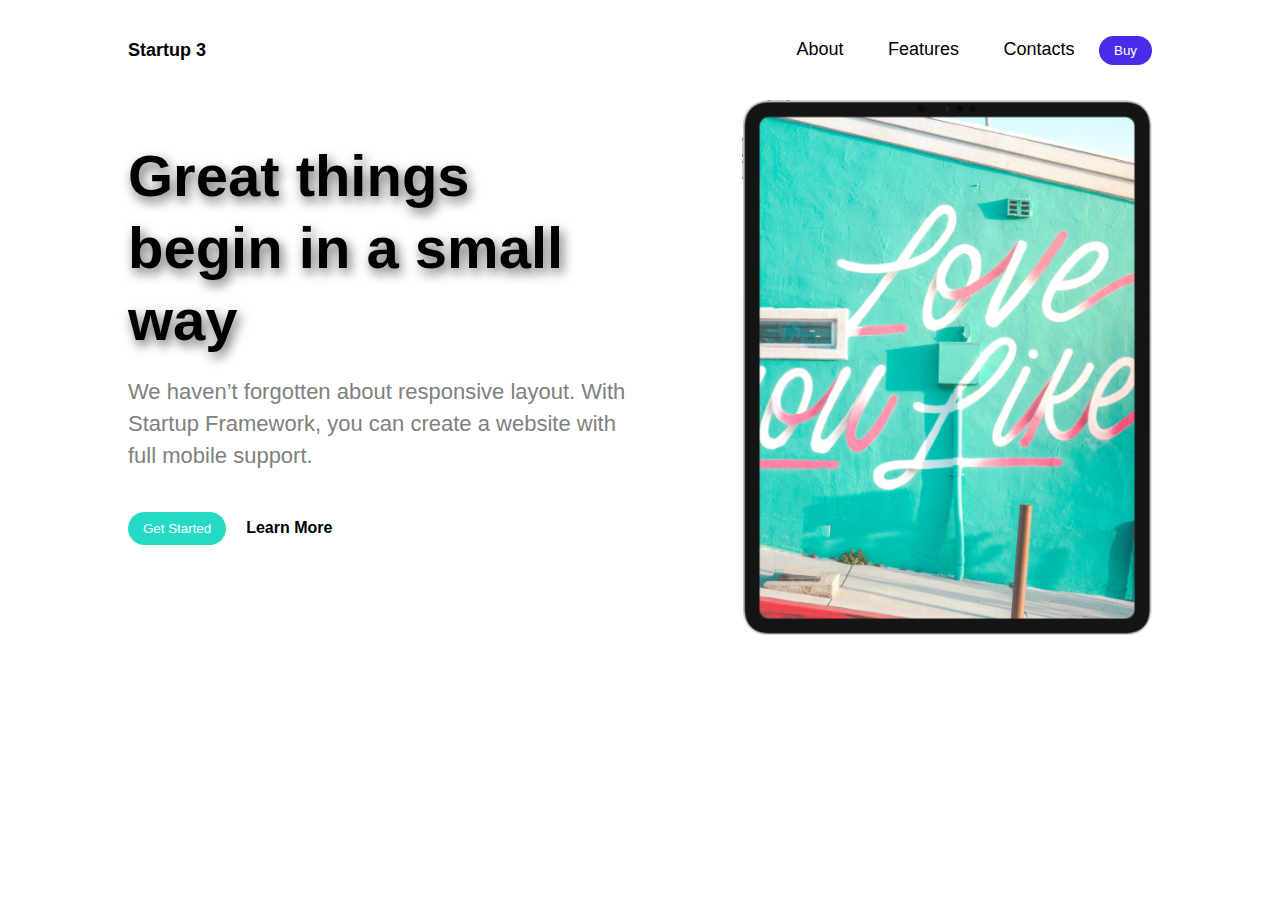
<file: assignments/Responsive-Landing-Page-01/index.html>
<!DOCTYPE html>
<html lang="en">

<head>
    <meta charset="UTF-8">
    <meta name="viewport" content="width=device-width, initial-scale=1.0">
    <link rel="stylesheet" href="style.css">
    <title>Landing Page 01</title>
</head>

<body>
    <!-- START HEADER -->
    <div class="header">
        <div class="logo">
            <h4>Startup 3</h4>
        </div>
        <nav>
            <ul>
                <li>About</li>
                <li>Features</li>
                <li>Contacts</li>
                <button class="nav-btn">Buy</button>
            </ul>
            <div class="nav-img">
                <img src="./Images/nav-icon.png" alt="icon">
            </div>
        </nav>
    </div>
    <!-- CLOSE HEADER -->
    <!-- START CONTENT -->
    <div class="container-content">
        <div class="left-content">
            <div class="text">
                <h1>Great things begin in a small way</h1>
                <p>We haven’t forgotten about responsive layout. With Startup Framework, you can create a website with
                    full mobile support.</p>
            </div>
            <div class="content-btn">
                <button>Get Started</button>
                <p>Learn More</p>
            </div>
        </div>
        <div class="right-content">
            <div class="right-content-img">
                <img src="./Images/iPad Pro.png" alt="img">
            </div>
        </div>
    </div>
    <!-- CLOSE CONTENT -->
</body>

</html>
</file>
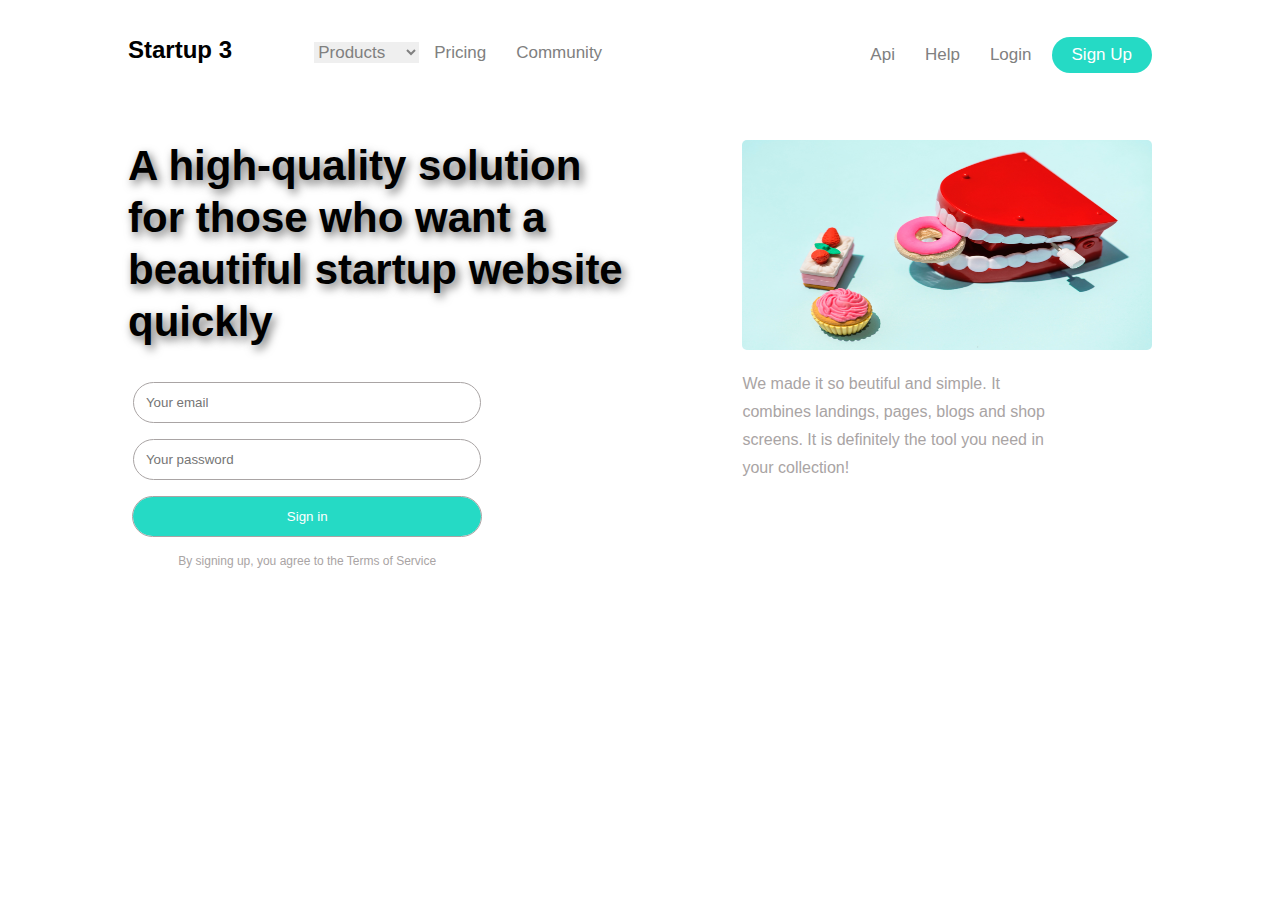
<file: assignments/Responsive-Landing-Page-02/index.html>
<!DOCTYPE html>
<html lang="en">

<head>
    <meta charset="UTF-8">
    <meta name="viewport" content="width=device-width, initial-scale=1.0">
    <link rel="stylesheet" href="style.css">
    <title>Responsive-Landing-Page-02</title>
</head>

<body>
    <!-- START HEADER -->
    <header>
        <div class="logo">
            <h2>Startup 3</h2>
        </div>
        <nav>
            <ul class="ul-01">
                <select name="product" id="product">
                    <option selected>Products</option>
                    <option>Product 01</option>
                    <option>Product 02</option>
                    <option>Product 03</option>
                </select>
                <li class="ul-01-li">Pricing</li>
                <li class="ul-01-li">Community</li>
            </ul>
            <ul class="ul-02">
                <li class="ul-02-li">Api</li>
                <li class="ul-02-li">Help</li>
                <li class="ul-02-li">Login</li>
                <li id="signup">Sign Up</li>
            </ul>
        </nav>
        <div class="nav-logo">
            <img src="./Images/nav-icon.png" alt="logo">
        </div>
    </header>
    <!-- START HEADER -->

    <div class="container">
        <div class="left-content">
            <div class="text">
                <h1>A high-quality solution for those who want a beautiful startup website quickly</h1>
            </div>
            <form>
                <input type="email" placeholder="Your email">
                <input type="email" placeholder="Your password">
                <button>Sign in</button>
                <p>By signing up, you agree to the Terms of Service</p>
            </form>
        </div>
        <div class="right-content">
            <div class="right-content-card">
                <div class="card-img">
                    <img src="./Images/9d359a1983d55a33bd9d1ef454ff22f9.jpeg" alt="img">
                </div>
                <p class="card-p">We made it so beutiful and simple. It combines landings, pages, blogs and shop screens. It is
                    definitely the tool you need in your collection! </p>
            </div>
        </div>

    </div>

</body>

</html>
</file>
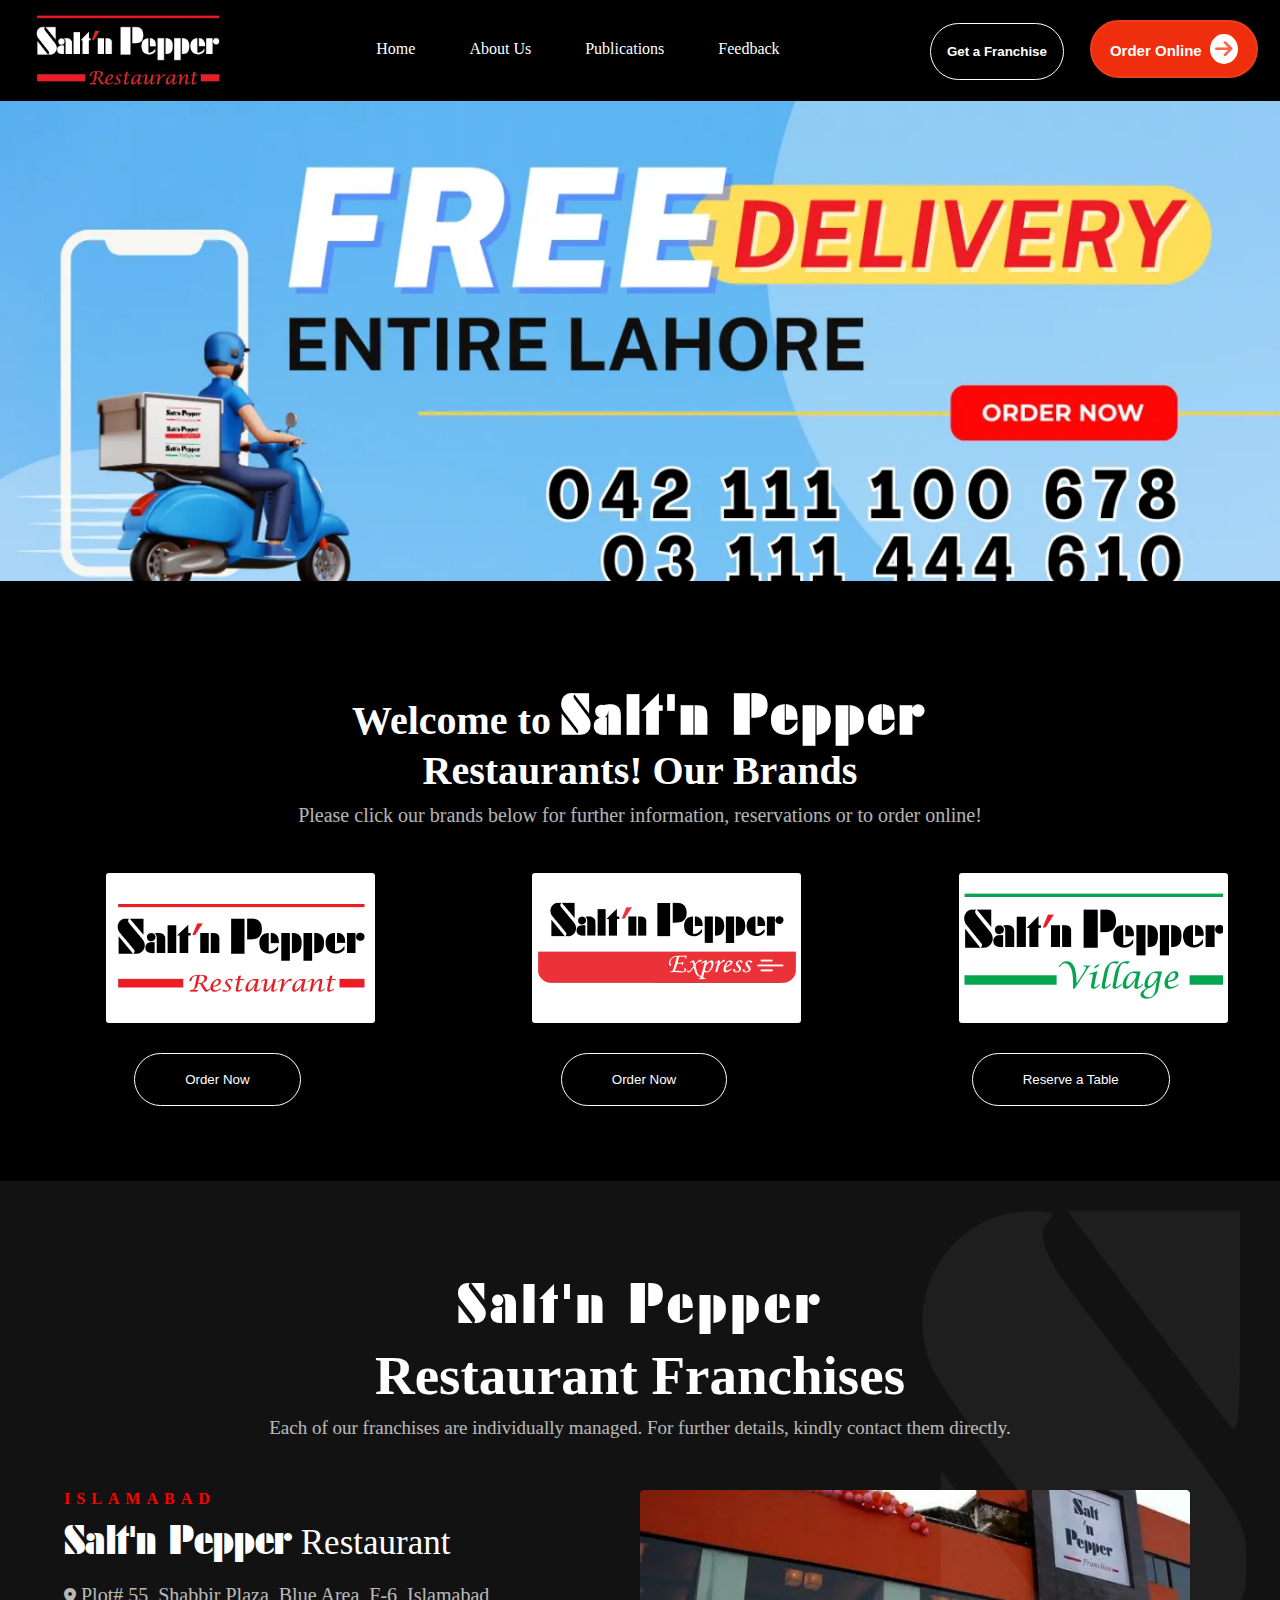
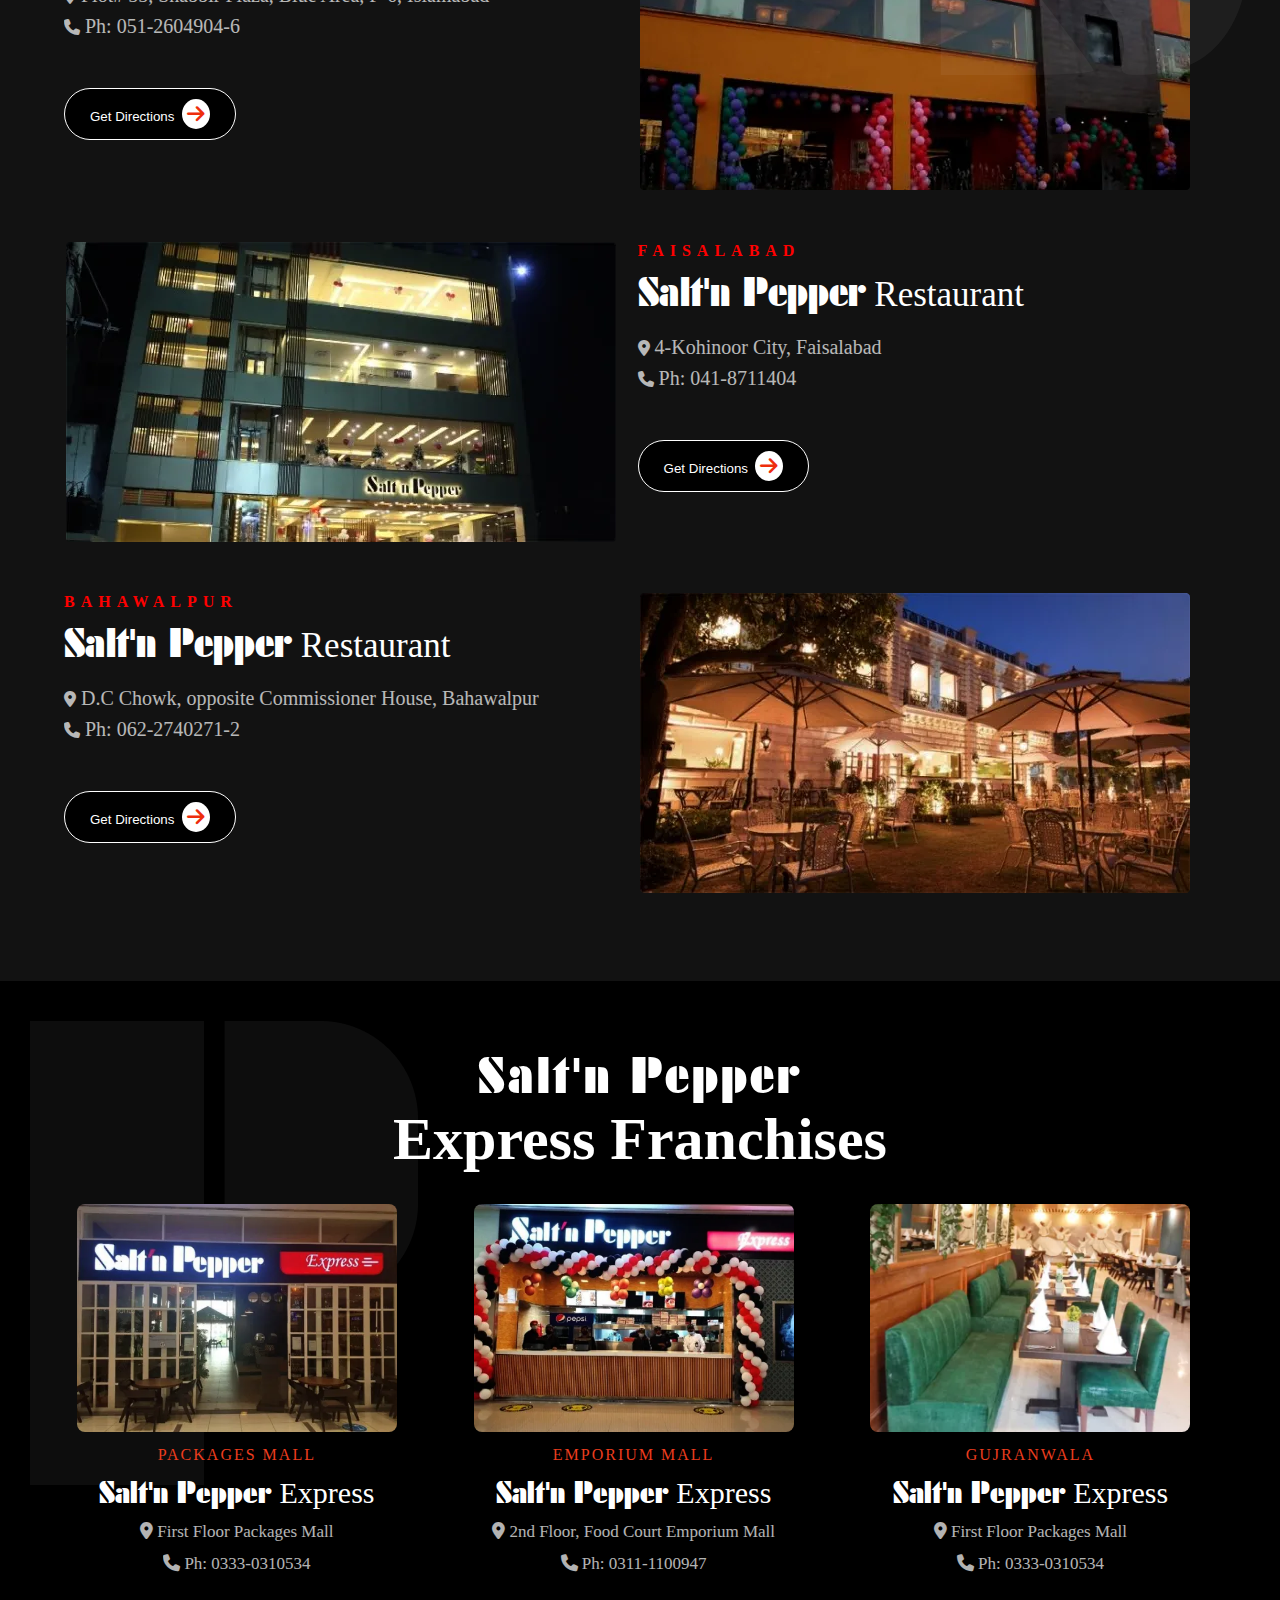
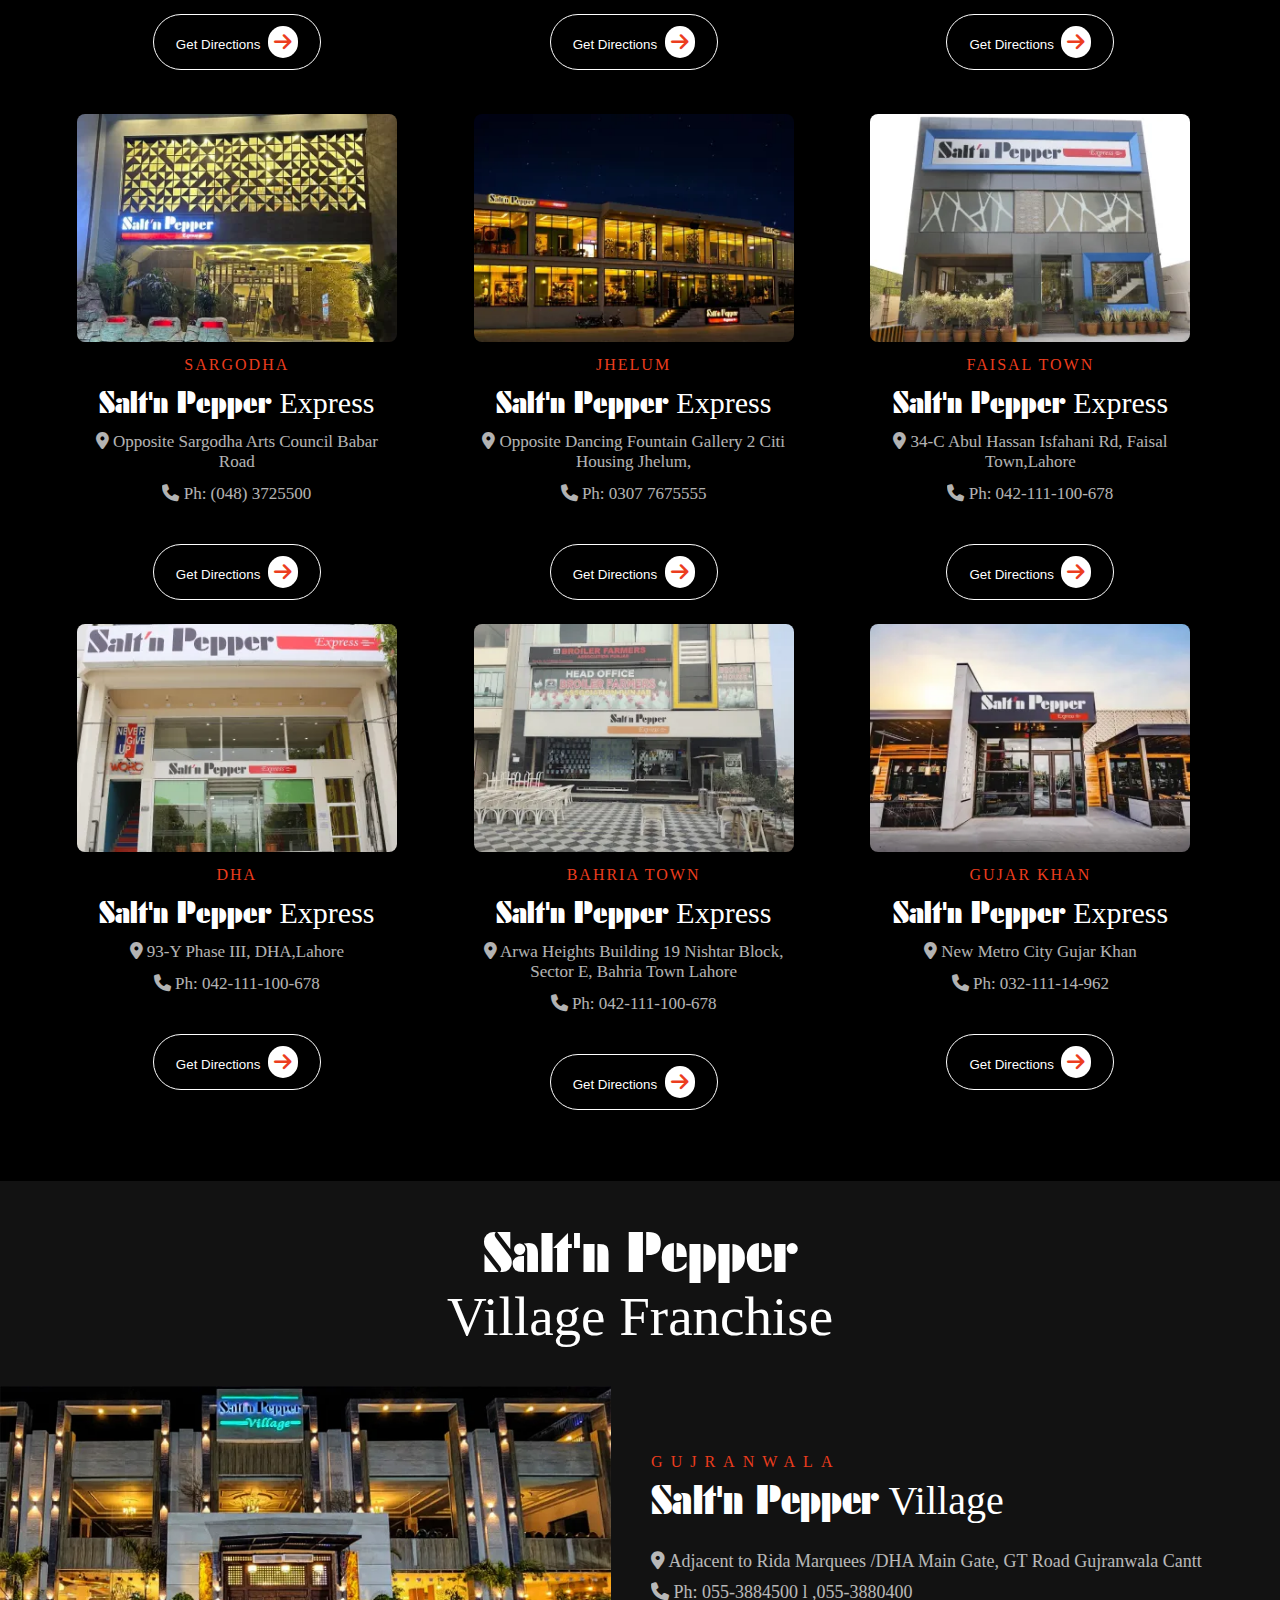
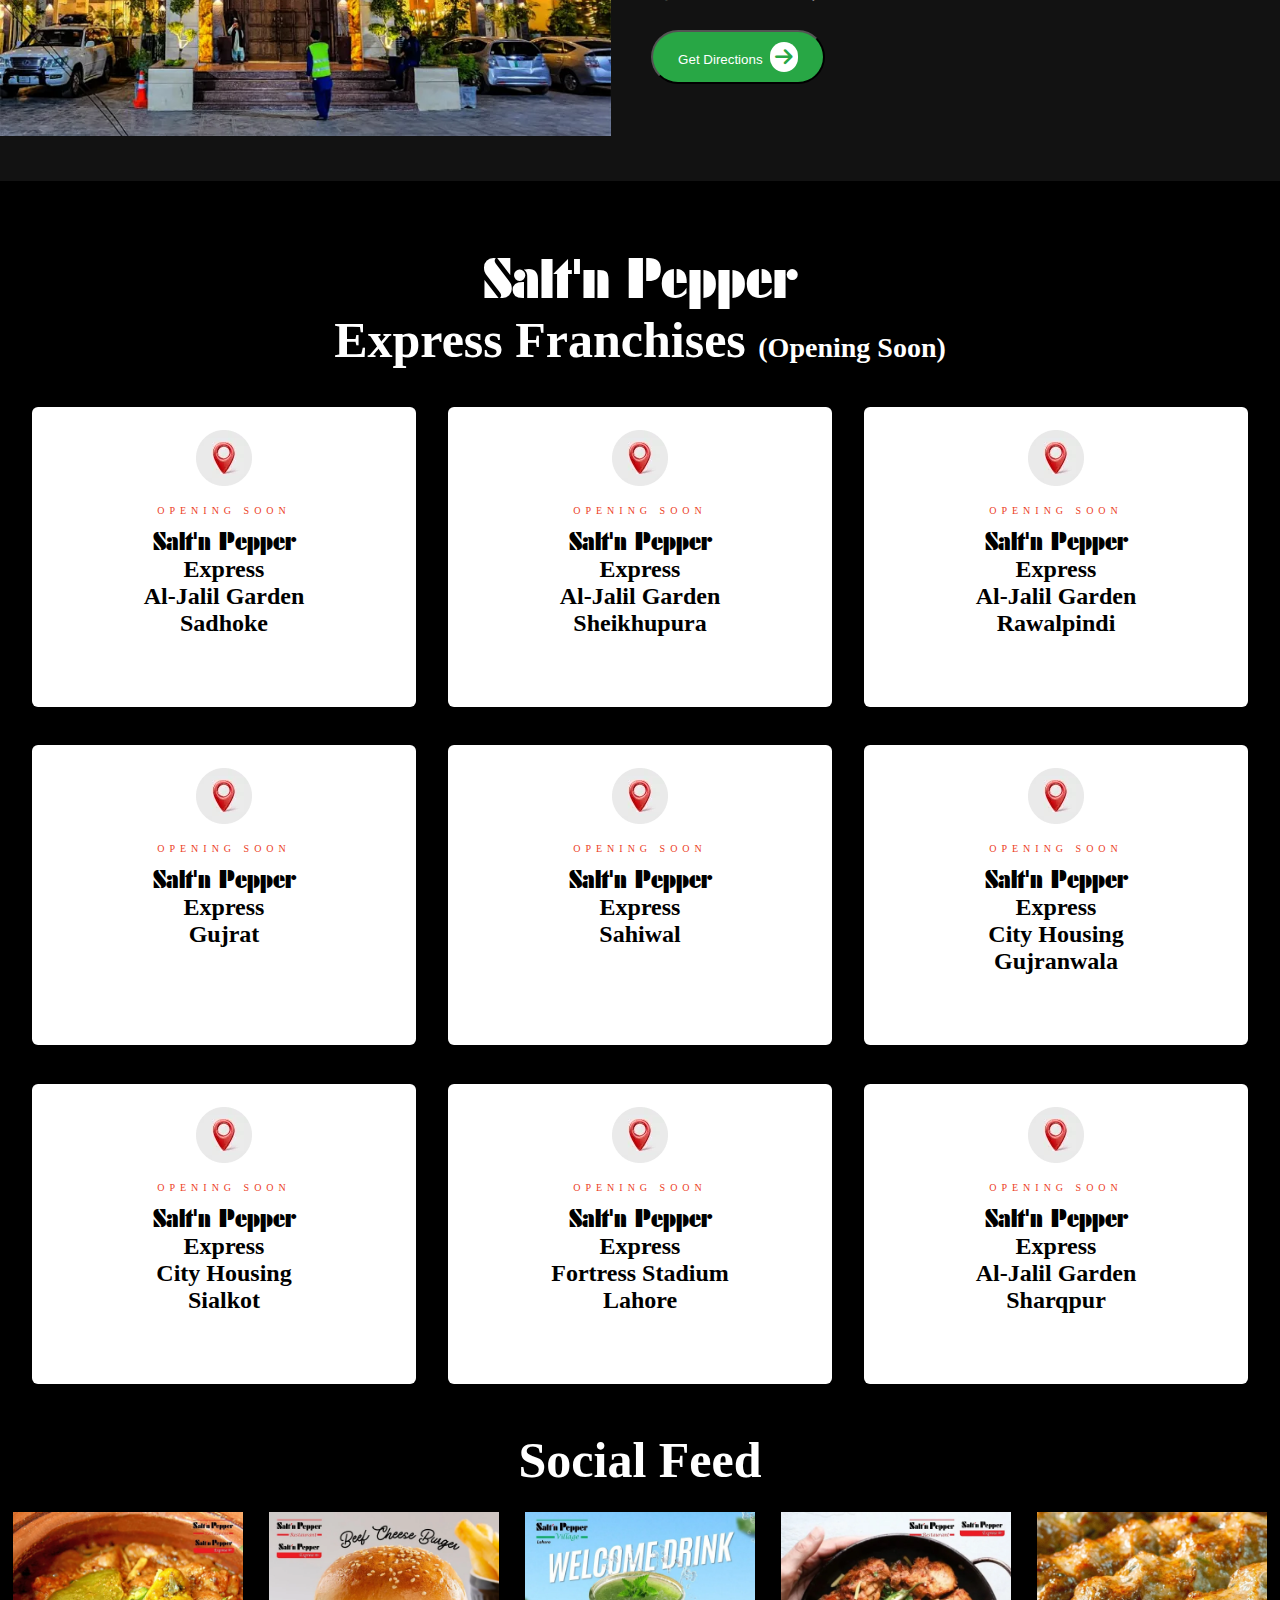
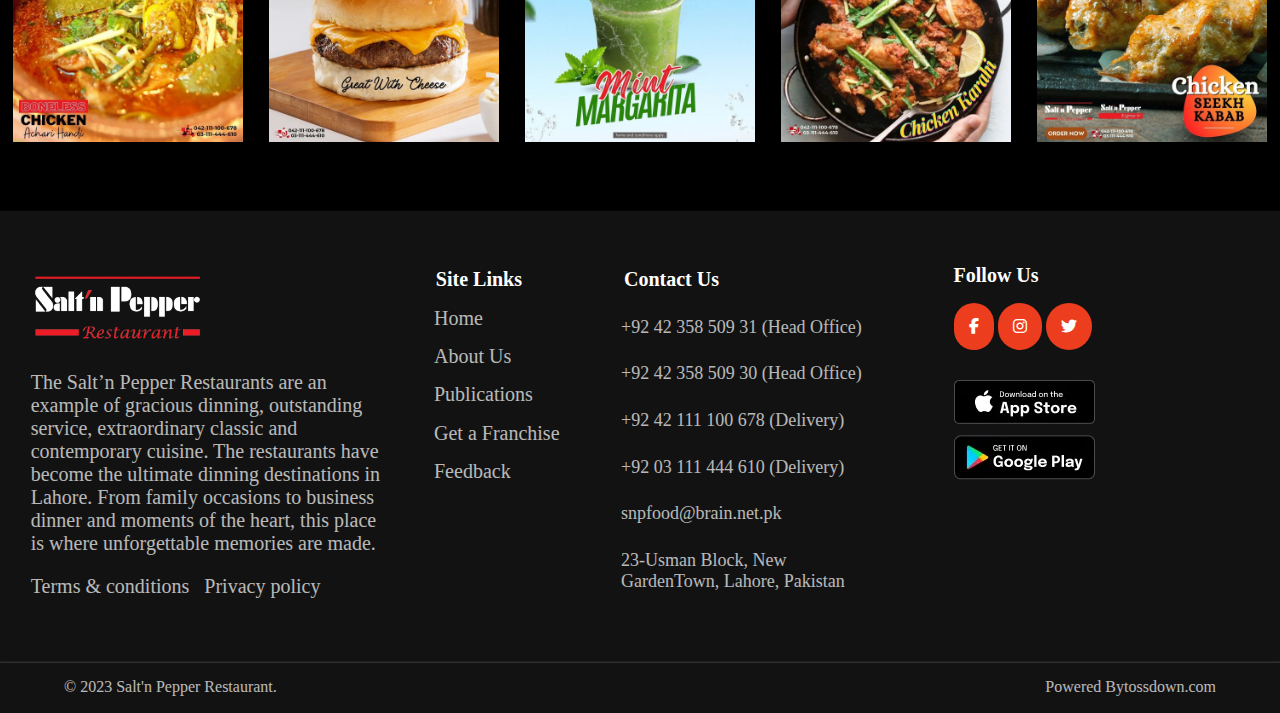
<file: assignments/Salt-N-Pepper-Website/index.html>
<!DOCTYPE html>
<html lang="en">

<head>
    <meta charset="UTF-8">
    <meta name="viewport" content="width=device-width, initial-scale=1.0">
    <title>Salt'n Pepper Website</title>
    <link rel="stylesheet" href="style.css">
    <link rel="stylesheet" href="https://cdnjs.cloudflare.com/ajax/libs/font-awesome/6.5.1/css/all.min.css">
</head>

<body>
    <!--START NAV-BAR -->
    <div class="main">
        <img src="./Images/65b73fb7-2706-4440-87b9-9555fcd0ba80.webp" alt="salt'n pepper logo">
        <nav class="nav">
            <ul>
                <li><a href="">Home</a></li>
                <li><a href="">About Us</a></li>
                <li><a href="">Publications</a></li>
                <li><a href="">Feedback</a></li>
            </ul>
        </nav>
        <div class="btns">
            <button class="btn1">Get a Franchise</button>
            <button class="btn2">Order Online &nbsp;<i class="fa-solid fa-arrow-right"></i></button>
        </div>
    </div>
    <!-- CLOSE NAV-BAR -->

    <div class="slider"></div>

    <!-- START BRAND-SECTION -->

    <div class="brand-section">
        <h1>Welcome to <span>Salt'n Pepper</span> <br>
            Restaurants! Our Brands</h1>
        <p>Please click our brands below for further information, reservations or to order online!</p>

        <div class="brand">
            <div class="box1">
                <div class="img">
                    <img src="./Images/8a66dd76-03d2-4b71-8d03-cf045f0248a7.webp" alt="restaurant-brand img">
                </div>
                <button>Order Now</button>
            </div>

            <div class="box1">
                <div class="img">
                    <img src="./Images/9d9cb355-ac8c-404e-a608-c28242343cd1.webp" alt="restaurant-brand img">
                </div>
                <button>Order Now</button>
            </div>

            <div class="box1">
                <div class="img">
                    <img src="./Images/f9238d0e-7c34-4139-a081-c57b7713628e.webp" alt="restaurant-brand img">
                </div>
                <button>Reserve a Table</button>
            </div>
        </div>
    </div>
    <!-- CLOSE BRAND-SECTION -->

    <!-- START RESTAURANT-SECTION -->

    <div class="restaurant-section">
        <div class="restaurant-section-image">
            <img src="./Images/S.webp" alt="img (S)">
        </div>
        <div class="text">
            <p class="one">Salt'n Pepper</p>
            <h1 class="two">Restaurant Franchises</h1>
            <p class="para">Each of our franchises are individually managed. For further details, kindly contact them
                directly.</p>
        </div>
        <div class="restaurant">

            <div class="details">
                <h4>ISLAMABAD</h4>
                <p class="sltn-text"><span>Salt'n Pepper</span> Restaurant</p>
                <p class="para-one"> <i class="fa-solid fa-location-dot"></i>
                    Plot# 55, Shabbir Plaza, Blue Area, F-6, Islamabad</p>
                <p class="para-one"><i class="fa-solid fa-phone"></i>&nbsp;Ph: 051-2604904-6</p>
                <button>Get Directions &nbsp;<i class="fa-solid fa-arrow-right"></i></button>
            </div>

            <div class="image2"><img src="./Images/Islamabad.webp" alt="islamabad img">
            </div>

        </div>

        <div class="restaurants">

            <div class="images"><img src="./Images/FAISALABAD.webp" alt="faisalabad img">
            </div>
            <div class="detail">
                <h4>FAISALABAD</h4>
                <p class="sltn-text"><span>Salt'n Pepper</span> Restaurant</p>
                <p class="para-one"> <i class="fa-solid fa-location-dot"></i> 4-Kohinoor City, Faisalabad</p>
                <p class="para-one"><i class="fa-solid fa-phone"></i>&nbsp;Ph: 041-8711404</p>
                <button>Get Directions &nbsp;<i class="fa-solid fa-arrow-right"></i></button>
            </div>

        </div>

        <div class="restaurant">

            <div class="details">
                <h4>BAHAWALPUR</h4>
                <p class="sltn-text"><span>Salt'n Pepper</span> Restaurant</p>
                <p class="para-one"> <i class="fa-solid fa-location-dot"></i>
                    D.C Chowk, opposite Commissioner House, Bahawalpur</p>
                <p class="para-one"><i class="fa-solid fa-phone"></i>&nbsp;Ph: 062-2740271-2</p>
                <button>Get Directions &nbsp;<i class="fa-solid fa-arrow-right"></i></button>
            </div>

            <div class="image"><img src="./Images/Bahawalpur.webp" alt="bahawalpur img">
            </div>

        </div>
    </div>
    <!-- CLOSE RESTAURANT-SECTION -->

    <!-- START EXPRESS-SECTION -->

    <div class="express-section">

        <div class="express-section-image">
            <img src="./Images/5c3e9532-2fd4-4458-9d20-fa3b8b7f0c28.webp" alt="img (P)">
        </div>

        <p class="express-section-para"><span>Salt'n Pepper</span></p>
        <h1>Express Franchises</h1>

        <!-- ROW 1 -->

        <div class="card">
            <div class="card1">

                <img src="./Images/baaaf1e6-1c6a-464b-9ba6-58577855f10d.webp" alt="img">
                <p class="card1-h1">PACKAGES MALL</p>
                <p class="card1-p2"><span>Salt'n Pepper</span> Express</p>
                <p class="card1-p3"><i class="fa-solid fa-location-dot"></i> First Floor Packages Mall</p>
                <p class="card1-p3"><i class="fa-solid fa-phone"></i> Ph: 0333-0310534</p>
                <button class="btn">Get Directions &nbsp;<i class="fa fa-solid fa-arrow-right"></i></button>

            </div>
            <div class="card1">

                <img src="./Images/5653706f-83e4-42bb-99f9-4a64e9a1101a.webp" alt="img">
                <p class="card1-h1">EMPORIUM MALL</p>
                <p class="card1-p2"><span>Salt'n Pepper</span> Express</p>
                <p class="card1-p3"><i class="fa-solid fa-location-dot"></i> 2nd Floor, Food Court Emporium Mall</p>
                <p class="card1-p3"><i class="fa-solid fa-phone"></i> Ph: 0311-1100947</p>
                <button class="btn">Get Directions &nbsp;<i class="fa fa-solid fa-arrow-right"></i></button>

            </div>
            <div class="card1">

                <img src="./Images/9f2b5abf-88a1-4f49-9f98-c3dfee664e40.webp" alt="img">
                <p class="card1-h1">GUJRANWALA</p>
                <p class="card1-p2"><span>Salt'n Pepper</span> Express</p>
                <p class="card1-p3"><i class="fa-solid fa-location-dot"></i> First Floor Packages Mall</p>
                <p class="card1-p3"><i class="fa-solid fa-phone"></i> Ph: 0333-0310534</p>
                <button class="btn">Get Directions &nbsp;<i class="fa fa-solid fa-arrow-right"></i></button>

            </div>
        </div>

        <!-- ROW 2 -->

        <div class="card">
            <div class="card1">

                <img src="./Images/0f3ddba0-18a0-450e-af77-188aeb795934.webp" alt="img">
                <p class="card1-h1">SARGODHA</p>
                <p class="card1-p2"><span>Salt'n Pepper</span> Express</p>
                <p class="card1-p3"><i class="fa-solid fa-location-dot"></i> Opposite Sargodha Arts Council Babar Road
                </p>
                <p class="card1-p3"><i class="fa-solid fa-phone"></i> Ph: (048) 3725500</p>
                <button class="btn">Get Directions &nbsp;<i class="fa fa-solid fa-arrow-right"></i></button>

            </div>
            <div class="card1">

                <img src="./Images/171bb884-f60a-4d94-a0b9-78204522564e.webp" alt="img">
                <p class="card1-h1">JHELUM</p>
                <p class="card1-p2"><span>Salt'n Pepper</span> Express</p>
                <p class="card1-p3"><i class="fa-solid fa-location-dot"></i> Opposite Dancing Fountain Gallery 2 Citi
                    Housing Jhelum,</p>
                <p class="card1-p3"><i class="fa-solid fa-phone"></i> Ph: 0307 7675555</p>
                <button class="btn">Get Directions &nbsp;<i class="fa fa-solid fa-arrow-right"></i></button>

            </div>
            <div class="card1">

                <img src="./Images/31b37f0c-5936-4232-a55e-8042c2656526.webp" alt="img">
                <p class="card1-h1">FAISAL TOWN</p>
                <p class="card1-p2"><span>Salt'n Pepper</span> Express</p>
                <p class="card1-p3"><i class="fa-solid fa-location-dot"></i> 34-C Abul Hassan Isfahani Rd, Faisal
                    Town,Lahore</p>
                <p class="card1-p3"><i class="fa-solid fa-phone"></i> Ph: 042-111-100-678</p>
                <button class="btn">Get Directions &nbsp;<i class="fa fa-solid fa-arrow-right"></i></button>

            </div>
        </div>

        <!-- ROW 3 -->

        <div class="card">
            <div class="card1">

                <img src="./Images/2b5877b5-ca49-4161-a30e-752ddce91595.webp" alt="img">
                <p class="card1-h1">DHA</p>
                <p class="card1-p2"><span>Salt'n Pepper</span> Express</p>
                <p class="card1-p3"><i class="fa-solid fa-location-dot"></i> 93-Y Phase III, DHA,Lahore</p>
                <p class="card1-p3"><i class="fa-solid fa-phone"></i> Ph: 042-111-100-678</p>
                <button class="btn">Get Directions &nbsp;<i class="fa fa-solid fa-arrow-right"></i></button>

            </div>
            <div class="card1">

                <img src="./Images/0cdc03af-9732-4d0c-9174-f4e66953b3c8.webp" alt="img">
                <p class="card1-h1">BAHRIA TOWN</p>
                <p class="card1-p2"><span>Salt'n Pepper</span> Express</p>
                <p class="card1-p3"><i class="fa-solid fa-location-dot"></i> Arwa Heights Building 19 Nishtar Block,
                    Sector E, Bahria Town Lahore</p>
                <p class="card1-p3"><i class="fa-solid fa-phone"></i> Ph: 042-111-100-678</p>
                <button class="btn">Get Directions &nbsp;<i class="fa fa-solid fa-arrow-right"></i></button>

            </div>
            <div class="card1">

                <img src="./Images/a860f757-114b-4453-ba86-f7b24dc0f24e.webp" alt="img">
                <p class="card1-h1">GUJAR KHAN</p>
                <p class="card1-p2"><span>Salt'n Pepper</span> Express</p>
                <p class="card1-p3"><i class="fa-solid fa-location-dot"></i> New Metro City Gujar Khan</p>
                <p class="card1-p3"><i class="fa-solid fa-phone"></i> Ph: 032-111-14-962</p>
                <button class="btn">Get Directions &nbsp;<i class="fa fa-solid fa-arrow-right"></i></button>

            </div>
        </div>
    </div>
    <!-- CLOSE EXPRESS-SECTION -->

    <!-- START VILLAGE-SECTION -->
    <div class="village-section">
        <p class="village-para"><span>Salt'n Pepper</span><br />
            Village Franchise</p>
        <div class="village-container">
            <img src="./Images/0df39a08-2dca-4998-adda-4ca66b1132cb.webp" alt="img">

            <div class="village-text">
                <p class="village-p1">GUJRANWALA</p>
                <p class="village-p2"><span>Salt'n Pepper</span> Village</p>
                <p class="village-p4"><i class="fa-solid fa-location-dot"></i> Adjacent to Rida Marquees /DHA Main Gate,
                    GT Road Gujranwala Cantt</p>
                <p class="village-p5"><i class="fa-solid fa-phone"></i> Ph: 055-3884500 l ,055-3880400</p>
                <button class="village-btn">Get Directions &nbsp;<i class="fa fa-solid fa-arrow-right"></i></button>
            </div>
        </div>
    </div>
    <!-- CLOSE VILLAGE-SECTION -->

    <!-- START LOCATION-SECTION -->
    <div class="location-section">
        <p class="location-para">Salt'n Pepper</p>
        <h1 class="location-h1">Express Franchises <span>(Opening Soon)</span></h1>

        <!-- LOCATION-ROW-1 -->

        <div class="location-row">
            <div class="location-card">
                <img src="./Images/location.webp" alt="location img">
                <p class="location-card-p1">OPENING SOON</p>
                <p class="location-card-p2">Salt'n Pepper</p>
                <h2 class="location-card-h2">
                    Express <br />
                    Al-Jalil Garden <br />
                    Sadhoke
                </h2>
            </div>
            <div class="location-card">
                <img src="./Images/location.webp" alt="location img">
                <p class="location-card-p1">OPENING SOON</p>
                <p class="location-card-p2">Salt'n Pepper</p>
                <h2 class="location-card-h2">
                    Express <br />
                    Al-Jalil Garden <br />
                    Sheikhupura
                </h2>
            </div>
            <div class="location-card">
                <img src="./Images/location.webp" alt="location img">
                <p class="location-card-p1">OPENING SOON</p>
                <p class="location-card-p2">Salt'n Pepper</p>
                <h2 class="location-card-h2">
                    Express <br />
                    Al-Jalil Garden <br />
                    Rawalpindi
                </h2>
            </div>
        </div>

        <!-- LOCATION-ROW-2 -->

        <div class="location-row">
            <div class="location-card">
                <img src="./Images/location.webp" alt="location img">
                <p class="location-card-p1">OPENING SOON</p>
                <p class="location-card-p2">Salt'n Pepper</p>
                <h2 class="location-card-h2">
                    Express <br />
                    Gujrat
                </h2>
            </div>
            <div class="location-card">
                <img src="./Images/location.webp" alt="location img">
                <p class="location-card-p1">OPENING SOON</p>
                <p class="location-card-p2">Salt'n Pepper</p>
                <h2 class="location-card-h2">
                    Express <br />
                    Sahiwal
                </h2>
            </div>
            <div class="location-card">
                <img src="./Images/location.webp" alt="location img">
                <p class="location-card-p1">OPENING SOON</p>
                <p class="location-card-p2">Salt'n Pepper</p>
                <h2 class="location-card-h2">
                    Express <br />
                    City Housing <br />
                    Gujranwala
                </h2>
            </div>
        </div>

        <!-- LOCATION-ROW-3 -->

        <div class="location-row">
            <div class="location-card">
                <img src="./Images/location.webp" alt="location img">
                <p class="location-card-p1">OPENING SOON</p>
                <p class="location-card-p2">Salt'n Pepper</p>
                <h2 class="location-card-h2">
                    Express <br />
                    City Housing <br />
                    Sialkot
                </h2>
            </div>
            <div class="location-card">
                <img src="./Images/location.webp" alt="location img">
                <p class="location-card-p1">OPENING SOON</p>
                <p class="location-card-p2">Salt'n Pepper</p>
                <h2 class="location-card-h2">
                    Express <br />
                    Fortress Stadium <br />
                    Lahore
                </h2>
            </div>
            <div class="location-card">
                <img src="./Images/location.webp" alt="location img">
                <p class="location-card-p1">OPENING SOON</p>
                <p class="location-card-p2">Salt'n Pepper</p>
                <h2 class="location-card-h2">
                    Express <br />
                    Al-Jalil Garden <br>
                    Sharqpur
                </h2>
            </div>
        </div>
    </div>
    <!-- CLOSE LOCATION-SECTION -->

    <!-- START SOCIAL-FEED-SECTION -->

    <div class="social-feed-section">

        <h1>Social Feed</h1>

        <div class="social-feed-cards">

            <div class="social-feed-card">
                <img src="./Images/0e1296ae-9bcd-493a-a13f-81bd0a376fbb.webp" alt="img">
            </div>

            <div class="social-feed-card">
                <img src="./Images/90ae7dd1-d505-40d1-a8ea-bce0ae9353f0.webp" alt="img">
            </div>

            <div class="social-feed-card">
                <img src="./Images/2741f491-d49f-4ec1-9de3-4df086748b54.webp" alt="img">
            </div>

            <div class="social-feed-card">
                <img src="./Images/b75b70d0-122d-4754-99a5-2ff3e0905144.webp" alt="img">
            </div>

            <div class="social-feed-card">
                <img src="./Images/ad91d5cd-9c6d-4233-8f33-55b18886c858.webp" alt="img">
            </div>
        </div>
    </div>
    <!-- CLOSE SOCIAL-FEED-SECTION -->
    <!-- START FOOOTER -->

    <div class="footer">

        <div class="footer-text">
            <div class="footer-image">
                <img src="./Images/65b73fb7-2706-4440-87b9-9555fcd0ba80.webp" alt="salt'n logo">
            </div>
            <p class="footer-p">The Salt’n Pepper Restaurants are an example of gracious dinning, outstanding service,
                extraordinary
                classic and contemporary cuisine. The restaurants have become the ultimate dinning destinations in
                Lahore. From family occasions to business dinner and moments of the heart,
                this place is where unforgettable memories are made.</p>
            <p class="footer-p2">Terms & conditions &nbsp; Privacy policy</p>
        </div>

        <div class="footer-links">
            <h2>Site Links</h2>
            <p class="footer-p1">Home</p>
            <p class="footer-p1">About Us</p>
            <p class="footer-p1">Publications</p>
            <p class="footer-p1">Get a Franchise</p>
            <p class="footer-p1">Feedback</p>
        </div>

        <div class="footer-contact">
            <h2>Contact Us</h2>
            <p class="footer-contact-p">+92 42 358 509 31 (Head Office)</p>
            <p class="footer-contact-p">+92 42 358 509 30 (Head Office)</p>
            <p class="footer-contact-p">+92 42 111 100 678 (Delivery)</p>
            <p class="footer-contact-p">+92 03 111 444 610 (Delivery)</p>
            <p class="footer-contact-p">snpfood@brain.net.pk</p>
            <p class="footer-contact-p">23-Usman Block, New <br />GardenTown, Lahore, Pakistan</p>
        </div>

        <div class="footer-follow">
            <h2>Follow Us</h2>
            <div class="icon">
                <a href="#"><i class="fa-brands fa-facebook-f"></i></a>
                <a href="#"><i class="fa-brands fa-instagram"></i></a>
                <a href="#"><i class="fa-brands fa-twitter"></i></a>
            </div>
            <div class="footer-follow-img1">
                <img src="./Images/15a204d9-9623-4aea-8c7a-a4419417ee7e.webp" alt="">
            </div>
            <div class="footer-follow-img2"> <img src="./Images/c5c0daad-373c-4dd5-a8e8-6dcbbd142963.webp" alt=""></div>
        </div>

    </div>
    <hr class="hr" />
    <div class="footer-bottom">
        <p class="p1">© 2023 Salt'n Pepper Restaurant.</p>
        <p class="p2">Powered Bytossdown.com</p>
    </div>


</body>

</html>
</file>
<file: style.css>
body{
    text-align: center;
}
h1 , h2{
    color: rgb(240, 192, 16);
    text-decoration: underline;
}
a{
    text-decoration: none;
    font-size: 20px;
}
a:hover{
    background-color: bisque;
    border-radius: 50px;
    padding: 10px;
}
span{
    color: rgb(201, 159, 5);
    font-weight: bold;
}
</file>
<file: Javascript-Object/style.css>
.card{
    width: fit-content;
    border-radius: 10px;
    display: flex;
    flex-direction: column;
    gap: 20px;
    font-size: 1.8rem;
    padding:10px 30px;
    margin-top: 50px;
    box-shadow: rgba(0, 0, 0, 0.35) 0px 5px 15px;
}
</file>
<file: assignments/Calculator/style.css>
body {
  background-color: #ecf0f3;
}
h1 {
  font-family: Arial, Helvetica, sans-serif;
  text-align: center;
  font-size: 50px;
  text-decoration: underline steelblue;
  color: royalblue;
}
.container {
  width: 230px;
  background-color: #ecf0f3;
  margin: 60px auto 0px;
  text-align: center;
  border-radius: 20px;
  padding: 10px 0px;
  box-shadow: inset 5px 5px 12px #ffffff, 5px 5px 12px rgba(0, 0, 0, 0.16);
}
#input {
  width: 80%;
  height: 40px;
  background-color: #ecf0f3;
  border: none;
  border-radius: 50px;
  margin: 20px 0px 10px;
  padding: 0px 10px;
  font-size: 20px;
  outline: none;
  box-shadow: inset 5px 5px 12px #ffffff, 5px 5px 12px rgba(0, 0, 0, 0.16);
}
.btn {
  width: 36px;
  height: 34px;
  border-radius: 50px;
  margin: 5px;
  font-weight: bold;
  border: none;
  background-color: #ecf0f3;
  box-shadow: inset 5px 5px 12px #ffffff, 5px 5px 12px rgba(0, 0, 0, 0.16);
}
.equalBtn {
    width: 84px;
    height: 35px;
    border-radius: 50px;
    margin: 5px;
    font-weight: bold;
    border: none;
    background-color: #ecf0f3;
    box-shadow: inset 5px 5px 12px #ffffff, 5px 5px 12px rgba(0, 0, 0, 0.16);
}
</file>
<file: assignments/Chess-board-CSS/style.css>
body {
    display: flex;
    justify-content: center;
    align-items: center;
    background-image: url(./images/depositphotos_426173910-stock-photo-empty-space-studio-dark-room.jpg);
    background-repeat: no-repeat;
    background-size: cover;
}
/* .container {
    border: 5px solid #000;
    width: 82%;
    height: 950px;
    background-color: rgb(109, 49, 6);
    display: flex;
    justify-content: center;
    align-items: center;
    border-radius: 10px;
} */
.chessboard {
    width:60% ;
    border: 6px solid gray;
    height: 750px;
    display: flex;
    flex-wrap: wrap;
    border-radius: 10px;
    margin: 20px auto;
}
.chessboard > div {
    width: 10%;
    height: 93.75px;
    width: calc(100%/8);
    font-size: 60px;
    text-align: center;
    text-shadow: 2px 1px #fff;
    border-radius: 5px;
}
.a {
    background-color: #fff;
}
.b {
    background-color: #000;
}
</file>
<file: assignments/Pokemon-Website/style.css>
@import url("https://fonts.googleapis.com/css2?family=Roboto:wght@300&display=swap");
* {
  margin: 0%;
  padding: 0%;
  font-family: "Roboto", sans-serif;
}
@font-face {
  font-family: "flexo";
  src: url(./Flexo-font.zip);
}

body {
  background: url("./Images/container_bg.png");
}
/* START HEADER */
.header {
  width: 100%;
  height: 65px;
  border-bottom: 2px solid #ded8d8;
  background-color: #f2eeee;
}
.top {
  width: 80%;
  margin-left: 16%;
  display: flex;
}
.top-image1 {
  width: 110px;
  height: 65px;
  background-color: #fff;
  box-shadow: 0 0 6px 1px #545252;
  cursor: pointer;
  z-index: 1;
}
.top-image1 .img1 {
  width: 90px;
  height: 60px;
  padding-left: 7px;
}
.top-image2 {
  width: 110px;
  height: 60px;
  background-color: #fff;
  border-right: 2px solid #ded8d8;
  cursor: pointer;
}
.top-image2 .img2 {
  width: 95px;
  height: 50px;
  padding-top: 10px;
  padding-left: 5px;
}
.top-image3 {
  width: 110px;
  height: 60px;
  background-color: #fff;
  border-right: 2px solid #ded8d8;
  cursor: pointer;
}
.top-image3 .img3 {
  width: 95px;
  height: 50px;
  padding-top: 10px;
  padding-left: 5px;
}
.top-image4 {
  width: 190px;
  height: 60px;
  cursor: pointer;
}
.top-image4 .img4 {
  padding: 9px;
  height: 50px;
  width: 170px;
}
.top-image5 {
  width: 180px;
  height: 60px;
  cursor: pointer;
}
.top-image5 .img5 {
  padding-top: 9px;
  height: 50px;
  width: 170px;
}
.top-image6 {
  width: 190px;
  height: 60px;
  margin-left: 0px;
  cursor: pointer;
}
.top-image6 .img6 {
  padding-top: 9px;
  height: 50px;
  width: 170px;
}
/* CLOSE HEADER */

/* START NAV-BAR */

.navbar {
  width: 100%;
  height: 90px;
  background-color: #fff;
  border-bottom: 2px solid #ded8d8;
}
.nav {
  width: 65%;
  height: 90px;
  margin-left: 16%;
  display: flex;
}
.list1 {
  width: 130px;
  height: 90px;
  background-color: rgb(153, 146, 146);
  text-align: center;
  border-bottom: 6px solid rgb(153, 146, 146);
  border-bottom-left-radius: 5px;
  cursor: pointer;
}
.list1 p {
  width: 100%;
  height: 75%;
  padding-top: 27px;
  color: #fff;
  font-size: 16px;
  font-weight: bold;
}

.list2 {
  width: 130px;
  height: 90px;
  text-align: center;
  border-bottom: 6px solid #ff4500;
  cursor: pointer;
}
.list2:hover {
  background-color: orangered;
  color: #fff;
}
.list2 p {
  width: 100%;
  height: 75%;
  padding-top: 27px;
  color: rgb(153, 146, 146);
  font-size: 16px;
  font-weight: bold;
}
.list2 p:hover {
  color: #fff;
}

.list3 {
  width: 130px;
  height: 90px;
  text-align: center;
  border-bottom: 6px solid #ff7700;
  cursor: pointer;
}
.list3:hover {
  background-color: #ff7700;
  color: #fff;
}
.list3 p {
  width: 100%;
  height: 75%;
  padding-top: 27px;
  color: rgb(153, 146, 146);
  font-size: 16px;
  font-weight: bold;
}
.list3 p:hover {
  color: #fff;
}

.list4 {
  width: 130px;
  height: 90px;
  text-align: center;
  border-bottom: 6px solid rgb(230, 207, 3);
  cursor: pointer;
}
.list4:hover {
  background-color: rgb(230, 207, 3);
  color: #fff;
}
.list4 p {
  width: 100%;
  height: 75%;
  padding-top: 27px;
  color: rgb(153, 146, 146);
  font-size: 16px;
  font-weight: bold;
}
.list4 p:hover {
  color: #fff;
}

.list5 {
  width: 130px;
  height: 90px;
  text-align: center;
  border-bottom: 6px solid #07aa07;
  cursor: pointer;
}
.list5:hover {
  background-color: #07aa07;
  color: #fff;
}
.list5 p {
  width: 100%;
  height: 75%;
  padding-top: 27px;
  color: rgb(153, 146, 146);
  font-size: 16px;
  font-weight: bold;
}
.list5 p:hover {
  color: #fff;
}

.list6 {
  width: 130px;
  height: 90px;
  text-align: center;
  border-bottom: 6px solid #30a7d7;
  cursor: pointer;
}
.list6:hover {
  background-color: #30a7d7;
  color: #fff;
}
.list6 p {
  width: 100%;
  height: 75%;
  padding-top: 27px;
  color: rgb(153, 146, 146);
  font-size: 16px;
  font-weight: bold;
}
.list6 p:hover {
  color: #fff;
}

.list7 {
  width: 130px;
  height: 90px;
  text-align: center;
  border-bottom: 6px solid #1853ba;
  border-bottom-right-radius: 5px;
  cursor: pointer;
}
.list7:hover {
  background-color: #1853ba;
  color: #fff;
}
.list7 p {
  width: 100%;
  height: 75%;
  padding-top: 27px;
  color: rgb(153, 146, 146);
  font-size: 16px;
  font-weight: bold;
}
.list7 p:hover {
  color: #fff;
}
/* CLOSE NAV-BAR */
/* START CARDS-CONTAINERS */

.cards-container {
  width: 70%;
  height: 830px;
  margin-left: 15%;
  background-color: #fff;
  border-radius: 7px;
}
.card-container-1 {
  width: 100%;
  height: 495px;
  display: flex;
  padding-top: 40px;
  cursor: pointer;
}

.card-1 {
  width: 65%;
  height: 480px;
  background-color: #e6bc2f;
  border-radius: 5px;
  margin-left: 20px;
}
.card-1:hover {
  background-color: #d0a20a;
}
.card-1 img {
  width: 100%;
  border-top-right-radius: 5px;
  border-top-left-radius: 5px;
}
.card-1-p1 {
  font-size: 24px;
  color: #fff;
  font-family: "flexo";
  padding-left: 20px;
  padding-top: 15px;
}
.card-1-p2 {
  font-size: 18px;
  color: #000;
  font-family: "flexo";
  padding-left: 20px;
  padding-top: 10px;
  cursor: pointer;
}

.card-container-2 {
  width: 30%;
  height: 1200px;
  margin-left: 10px;
}

.card-2 {
  width: 100%;
  height: 300px;
  background-color: #855ac9;
  border-radius: 5px;
}
.card-2:hover {
  background-color: #7842cd;
}
.card-2 img {
  width: 100%;
  border-top-right-radius: 5px;
  border-top-left-radius: 5px;
}
.card-2-p1 {
  font-size: 25px;
  color: #fff;
  font-family: "flexo";
  padding-left: 20px;
  padding-top: 15px;
}
.card-2-2 {
  width: 100%;
  height: 150px;
  margin-top: 15px;
  display: flex;
  background-color: #c7aa79;
  border-radius: 5px;
  cursor: pointer;
}
.card-2-2:hover {
  background-color: #c19c5b;
}
.card-2-2 img {
  width: 45%;
  height: 100%;
  border-bottom-left-radius: 5px;
  border-top-left-radius: 5px;
}
.card-2-para2 {
  padding-left: 10px;
  font-size: 20px;
  padding-top: 15px;
  color: #fff;
}

.card-2-3 {
  width: 100%;
  height: 270px;
  background-color: rgb(0 0 0 / 80%);
  border-radius: 5px;
  margin-top: 15px;
  cursor: pointer;
}
.card-2-3:hover {
  background-color: rgba(0, 0, 0, 0.925);
}
.card-2-3 img {
  width: 100%;
  border-top-right-radius: 5px;
  border-top-left-radius: 5px;
}
.card-2-para3 {
  font-size: 25px;
  color: #fff;
  font-family: "flexo";
  padding-left: 20px;
  padding-top: 15px;
}

.card-container-3 {
  width: 65%;
  height: 250px;
  margin-left: 20px;
  display: flex;
  cursor: pointer;
}
.card-container-3-left {
  width: 47%;
  height: 250px;
  background-color: #1b82b1;
  border-radius: 5px;
  cursor: pointer;
}
.card-container-3-left:hover {
  background-color: #0b75a5;
}
.card-container-3-left img {
  width: 100%;
  border-top-right-radius: 5px;
  border-top-left-radius: 5px;
}
.card-container-3-left-p {
  padding-left: 20px;
  padding-top: 10px;
  font-size: 20px;
  color: #fff;
}
.card-container-3-right {
  width: 47%;
  height: 270px;
  background-color: #424242;
  border-radius: 5px;
  margin-left: 15px;
  cursor: pointer;
}
.card-container-3-right:hover {
  background-color: #2e2d2d;
}
.card-container-3-right img {
  width: 100%;
  border-top-right-radius: 5px;
  border-top-left-radius: 5px;
}
.card-container-3-right-p {
  padding-left: 20px;
  padding-top: 10px;
  font-size: 20px;
  color: #fff;
}
/* CLOSE CARDS-CONTAINERS */
/* START CARDS-2-CONTAINERS */

.cards-container-2 {
  width: 70%;
  height: 950px;
  margin-left: 15%;
  margin-top: 150px;
  background-color: #fff;
  border-radius: 7px;
  position: relative;
  top: 5px;
}
.cards-container-2-main {
  width: 100%;
  height: 600px;
  display: flex;
}
.cards-container-2-left {
  width: 32%;
  height: auto;
  padding-top: 80px;
  margin-left: 13px;
}
.cards-left-1 {
  width: 100%;
  height: 410px;
  background-color: #ee6b2f;
  border-radius: 5px;
  cursor: pointer;
}
.cards-left-1:hover {
  background-color: #eb5713;
}

.cards-left-1 img {
  width: 100%;
  border-top-right-radius: 5px;
  border-top-left-radius: 5px;
}
.cards-left-1para {
  font-size: 24px;
  color: #fff;
  padding-left: 15px;
  padding-top: 10px;
}
.cards-left-1para2 {
  font-size: 17px;
  color: #000;
  padding-left: 15px;
  padding-top: 10px;
}

.cards-left-2 {
  width: 100%;
  height: 340px;
  background-color: #30a7d7;
  border-radius: 5px;
  margin-top: 15px;
  cursor: pointer;
}
.cards-left-2:hover {
  background-color: #0d92c7;
}

.cards-left-2 img {
  width: 100%;
  border-top-right-radius: 5px;
  border-top-left-radius: 5px;
}
.cards-left-2para {
  font-size: 25px;
  color: #fff;
  padding-left: 15px;
  padding-top: 10px;
}
.cards-left-2para2 {
  font-size: 17px;
  color: #000;
  padding-left: 15px;
  padding-top: 10px;
}

.cards-container-2-center {
  width: 32%;
  height: auto;
  padding-top: 30px;
  margin-left: 5px;
}
.cards-center-1 {
  width: 100%;
  height: 390px;
  background-color: #313131;
  border-radius: 5px;
  cursor: pointer;
}
.cards-center-1:hover {
  background-color: #232222;
}

.cards-center-1 img {
  width: 100%;
  border-top-right-radius: 5px;
  border-top-left-radius: 5px;
}
.cards-center-1para {
  font-size: 23px;
  color: #fff;
  padding-left: 15px;
  padding-top: 10px;
}
.cards-center-1para2 {
  font-size: 16px;
  color: #fff;
  padding-left: 15px;
  padding-top: 10px;
}
.cards-center-text {
  font-size: 35px;
  padding-top: 25px;
  color: #424242;
  cursor: default;
}
.cards-center-3 {
  width: 100%;
  height: 315px;
  background-color: #e6bc2f;
  border-radius: 5px;
  margin-top: 30px;
  cursor: pointer;
}
.cards-center-3:hover {
  background-color: #d5a919;
}

.cards-center-3 img {
  width: 100%;
  border-top-right-radius: 5px;
  border-top-left-radius: 5px;
}
.cards-center-3para {
  font-size: 23px;
  color: #fff;
  padding-left: 15px;
  padding-top: 10px;
}
.cards-center-3para2 {
  font-size: 16px;
  color: #000;
  padding-left: 15px;
  padding-top: 10px;
}

.cards-container-3-right {
  width: 32%;
  height: auto;
  padding-top: 20px;
  margin-left: 6px;
}
.cards-right-1 {
  width: 100%;
  height: 315px;
  background-color: #4dad5b;
  border-radius: 5px;
  margin-top: 30px;
  cursor: pointer;
}
.cards-right-1:hover {
  background-color: #259e37;
}

.cards-right-1 img {
  width: 100%;
  border-top-right-radius: 5px;
  border-top-left-radius: 5px;
}
.cards-right-1para {
  font-size: 23px;
  color: #fff;
  padding-left: 15px;
  padding-top: 10px;
}
.cards-right-1para2 {
  font-size: 16px;
  color: #000;
  padding-left: 15px;
  padding-top: 10px;
}
.cards-right-2 {
  width: 100%;
  height: 350px;
  background-color: #855ac9;
  border-radius: 5px;
  margin-top: 15px;
  cursor: pointer;
}
.cards-right-2:hover {
  background-color: #7548bd;
}

.cards-right-2 img {
  width: 100%;
  border-top-right-radius: 5px;
  border-top-left-radius: 5px;
}
.cards-right-2para {
  font-size: 25px;
  color: #fff;
  padding-left: 15px;
  padding-top: 10px;
}
.cards-right-2para2 {
  font-size: 16px;
  color: #000;
  padding-left: 15px;
  padding-top: 10px;
}
.cards-right-3 {
  width: 100%;
  height: auto;
  margin-top: 15px;
  border-radius: 5px;
  cursor: pointer;
  background-color: #30a7d7;
  clip-path: polygon(0% 0%, 100% 0%, 100% 80%, 90% 100%, 0 99%);
}
.cards-right-3:hover {
  background-color: #1f95c3;
}

.cards-right-3-h2 {
  width: 100%;
  height: 60px;
  color: #fff;
  background-color: #ee6b2f;
  border-top-right-radius: 5px;
  border-top-left-radius: 5px;
}
.cards-right-3-h2 h2 {
  padding-left: 20px;
  padding-top: 15px;
}

.cards-right-3-p {
  width: 100%;
  height: 65px;
}
.cards-right-3-p p {
  padding-left: 20px;
  font-size: 18px;
  padding-top: 10px;
}
/* CLOSE CARDS-2-CONTAINERS */
/* START FOOTER */
.footer {
  width: 100%;
  height: 40px;
  background-image: url(./Images/body\ left.png);
}
.footer-bottom {
  width: 100%;
  height: 700px;
  background-color: #1f1f1f;
}
.footer-bottom-form {
  width: 100%;
  height: 400px;
  display: flex;
}
.email {
  width: 50%;
  height: 400px;
}
.email h2 {
  font-size: 25px;
  color: #fff;
  padding-top: 80px;
  padding-left: 150px;
}
.email input {
  width: 60%;
  margin-top: 15px;
  margin-left: 150px;
  padding: 5px 10px;
  font-size: 20px;
  border-radius: 5px;
}
.country-name {
  width: 30%;
  margin-top: 15px;
  margin-left: 150px;
  padding: 5px 10px;
  font-size: 20px;
  border-radius: 5px;
}
button {
  width: 30%;
  margin-top: 15px;
  margin-left: 150px;
  padding: 20px;
  font-size: 20px;
  background-color: gray;
  color: #fff;
  border-radius: 5px;
  border: none;
  cursor: pointer;
}
.about {
  width: 50%;
  height: 400px;
}
.about h3 {
  font-size: 20px;
  color: #fff;
  padding-top: 120px;
}
.about-label {
  color: #fff;
  font-size: 23px;
}
.about-label input {
  margin-top: 15px;
  font-size: 20px;
}
.about-label a {
  color: #fff;
}
.footer-abouts {
  width: 100%;
  height: 300px;
  display: flex;
}
.footer-about-company {
  width: 35%;
  height: 300px;
  border-right: 2px solid #000;
}
.footer-about-company h3 {
  padding-left: 150px;
  padding-top: 10px;
  color: #fff;
  cursor: default;
}
.footer-about-company p {
  padding-left: 150px;
  padding-top: 10px;
}
.footer-about-company a {
  color: #fff;
  text-decoration: none;
}
.footer-about-company a:hover {
  text-decoration: underline;
}
.footer-abouts-links {
  width: 30%;
  border-right: 2px solid #000;
  text-align: center;
}
.link-fa {
  color: #fff;
  background-color: #1b82b1;
  border-radius: 50%;
  padding: 10px 13px;
  font-size: 20px;
}
.link-fa:hover{
  background-color: #0c78aa;
}

.link-yo {
  color: #fff;
  background-color: red;
  border-radius: 50%;
  padding: 10px 10px;
  font-size: 20px;
}
.link-yo:hover{
  background-color: rgb(218, 5, 5);
}
.link-yo i {
  margin-top: 20px;
}
.link-tw {
  color: #fff;
  background-color: #0d92c7;
  border-radius: 50%;
  padding: 10px 10px;
  font-size: 20px;
}
.link-tw:hover{
  background-color: #087eac;
}
.link-tw i {
  margin-top: 20px;
}
.link-in {
  color: #fff;
  background-color: crimson;
  border-radius: 50%;
  padding: 10px 12px;
  font-size: 20px;
}
.link-in:hover{
  background-color: rgb(187, 9, 45);
}
.link-in i {
  margin-top: 20px;
}
.link-pi {
  color: #fff;
  background-color: red;
  border-radius: 50%;
  padding: 10px 10px;
  font-size: 20px;
}
.link-pi:hover{
  background-color: rgb(208, 7, 7);
}
.link-pi i {
  margin-top: 20px;
}

.footer-abouts-about {
  width: 35%;
  height: 300px;
  padding-left: 30px;
}
.footer-abouts-about img{
  cursor: pointer;
}
.footer-abouts-about a {
  padding-top: 10px;
  display: block;
  color: #fff;
  text-decoration: none;
}
.footer-abouts-about a:hover{
  text-decoration: underline;
}
.footer-abouts-about p {
  padding-top: 10px;
  color: #fff;
}
/* CLOSE FOOTER */
</file>
<file: assignments/Responsive-Landing-Page-01/style.css>
* {
  margin: 0%;
  padding: 0%;
  font-family: sans-serif;
}
/* START-HEADER */

.header {
  width: 80%;
  height: 100px;
  margin-left: 10%;
  display: flex;
  justify-content: space-between;
  align-items: center;
}
.logo {
  font-size: 18px;
  cursor: pointer;
}
nav {
  display: flex;
  justify-content: space-between;
}
nav ul li {
  display: inline;
  padding: 0px 20px;
  font-size: 18px;
  cursor: pointer;
}
nav ul li:hover {
  border: none;
  border-radius: 30px;
  padding: 10px 20px;
  background-color: #e1dddd;
}
.nav-btn {
  padding: 7px 15px;
  border: none;
  border-radius: 30px;
  background-color: #482be7;
  color: #fff;
  cursor: pointer;
}
.nav-btn:hover {
  background-color: #371dcb;
}
.nav-img {
  width: 40px;
  height: 35px;
  display: none;
  cursor: pointer;
  border: 3px solid #000;
  border-radius: 5px;
}
.nav-img img {
  width: 100%;
  height: 100%;
}

/* CLOSE-HEADER */
/*START CONTENT  */

.container-content {
  width: 80%;
  height: 600px;
  margin-left: 10%;
  display: flex;
}
.left-content {
  width: 50%;
  height: 100%;
}
.text h1 {
  padding-top: 40px;
  font-size: 58px;
  line-height: 72px;
  text-shadow: 3px 5px 12px rgba(0, 0, 0, 0.6);
}
.text p {
  padding-top: 20px;
  font-size: 22px;
  line-height: 32px;
  color: gray;
}
.content-btn {
  display: flex;
  margin-top: 40px;
  align-items: baseline;
  gap: 20px;
}
.content-btn button {
  padding: 9px 15px;
  border: none;
  border-radius: 30px;
  background-color: #25dac5;
  color: #fff;
  cursor: pointer;
}
.content-btn button:hover {
  background-color: #22c2af;
}
.content-btn p {
  font-weight: 600;
}
.right-content {
  width: 50%;
}
.right-content-img {
  display: flex;
  justify-content: end;
}
.right-content img {
  width: 80%;
  height: 90%;
  cursor: pointer;
}

/* CLOSE CONTENT */

@media only screen and (max-width: 990px) {
  nav ul li {
    display: none;
  }
  nav ul button {
    display: none;
  }
  .nav-img {
    display: block;
  }
  .container-content {
    display: flex;
    flex-direction: column-reverse;
    align-items: center;
    justify-content: center;
    height: auto;
  }
  .text {
    text-align: center;
  }
  .content-btn {
    margin: 20px;
    display: flex;
    justify-content: center;
  }
  .right-content-img {
    display: flex;
    justify-content: center;
  }
  .right-content-img img {
    width: 100%;
  }
}
@media only screen and (max-width: 854px) {
  .left-content {
    width: 70%;
  }
  .text h1 {
    font-size: 45px;
    line-height: 50px;
  }
  .text p {
    font-size: 18px;
    line-height: 25px;
  }
}
@media only screen and (max-width: 610px) {
  .left-content {
    width: 70%;
  }
  .text h1 {
    font-size: 38px;
    line-height: 50px;
  }
  .text p {
    font-size: 15px;
    line-height: 25px;
  }
  .content-btn {
    width: 90%;
  }
}
</file>
<file: assignments/Responsive-Landing-Page-02/style.css>
* {
  margin: 0%;
  padding: 0%;
  font-family: sans-serif;
}

/* CLOSE HEADER */

header {
  width: 80%;
  height: 100px;
  margin-left: 10%;
  display: flex;
  justify-content: space-between;
  align-items: center;
}
.logo {
  width: 20%;
  cursor: pointer;
}
nav {
  width: 90%;
  display: flex;
  justify-content: space-between;
}
.ul-01 {
  width: 50%;
  display: flex;
  height: 30px;
  align-items: baseline;
  padding-top: 15px;
}
.ul-01 select {
  width: 105px;
  border: none;
  font-size: 17px;
  color: gray;
  cursor: pointer;
}
.ul-01-li {
  display: inline;
  padding: 0px 15px;
  font-size: 17px;
  color: gray;
  cursor: pointer;
}
.ul-02 {
  width: 50%;
  display: flex;
  justify-content: end;
  padding-top: 10px;
  display: flex;
  align-items: center;
}
.ul-02-li {
  display: inline;
  padding: 0px 15px;
  font-size: 17px;
  color: gray;
  cursor: pointer;
}
#signup {
  background-color: #25dac5;
  padding: 8px 20px;
  display: inline;
  font-size: 17px;
  border-radius: 30px;
  border: none;
  color: #fff;
  margin-left: 5px;
  cursor: pointer;
}
#signup:hover {
  background-color: #21bfad;
}
.nav-logo {
  width: 40px;
  height: 35px;
  display: none;
  cursor: pointer;
  border: 3px solid #000;
  border-radius: 5px;
  margin: 10px;
}
.nav-logo img {
  width: 100%;
  height: 100%;
}

/* CLOSE HEADER */
/* START CONTENT */

.container {
  width: 80%;
  height: 600px;
  margin-left: 10%;
  display: flex;
}
.left-content {
  width: 50%;
  height: 100%;
}
.text {
  width: 100%;
  margin-top: 40px;
}
.text h1 {
  font-size: 42px;
  line-height: 52px;
  text-shadow: 3px 4px 10px rgba(0,0,0,0.6);
}
form {
  width: 70%;
  display: flex;
  flex-direction: column;
  gap: 18px;
  justify-content: flex-start;
  align-items: center;
  margin-top: 35px;
}
form > input {
  width: 90%;
  border: none;
  border-radius: 30px;
  padding: 12px;
  outline: 1px solid rgb(169, 164, 164);
}
form > button {
  width: 97%;
  padding: 12px;
  border: none;
  border-radius: 30px;
  outline: 1px solid rgb(169, 164, 164);
  background-color: #25dac5;
  color: #fff;
  cursor: pointer;
}
form > button:hover {
    background-color: #1dc0ad;
}
form > p {
  font-size: 12px;
  color: rgb(169, 164, 164);
  text-align: center;
}
.right-content {
  width: 50%;
  height: 100%;
  display: flex;
  justify-content: end;
}
.right-content-card {
  width: 80%;
  height: 350px;
  margin-top: 40px;
  margin-left: 10%;
}
.card-img {
  width: 100%;
  height: 210px;
  border-radius: 5px;
}
.card-img img {
  width: 100%;
  height: 100%;
  border-radius: 5px;
  cursor: pointer;
}
.card-p {
  width: 80%;
  color: rgb(169, 164, 164);
  margin-top: 20px;
  line-height: 28px;
}

/* CLOSE CONTENT */

@media only screen and (max-width: 990px) {
  .nav-logo {
    display: block;
  }
  nav {
    display: none;
  }
  .container {
    width: 80%;
    height: 900px;
    margin-left: 10%;
    display: flex;
    flex-direction: column-reverse;
    align-items: center;
  }
  .right-content {
    width: 80%;
    display: flex;
    justify-content: center;
  }
  .right-content-card {
    display: flex;
    flex-direction: column;
    align-items: center;
    text-align: center;
    margin-top: 40px;
    margin-left: 0px;
  }
  .card-p {
    font-size: 13px;
  } 
  .card-img {
    width: 100%;
    height: 250px;
  }
  .left-content {
    width: 70%;
    text-align: center;
    display: flex;
    flex-direction: column;
    align-items: center;
  }
}
@media only screen and (max-width: 810px) {
    .logo {
        width: 25%;
    }
  .right-content-card {
    height: 380px;
  }
  .text h1 {
    font-size: 35px;
    line-height: 52px;
  }
}
@media only screen and (max-width: 520px) {
    .logo {
        width: 35%;
    }
    .container {
        height: 950px;
    }
    .right-content-card {
        width: 90%;
    }
    .text h1 {
        font-size: 28px;
        line-height: 45px;
      }
}
</file>
<file: assignments/Salt-N-Pepper-Website/style.css>
@font-face {
  font-family: "futurak";
  src: url(./font/futurak.ttf);
}
* {
  margin: 0%;
  padding: 0%;
}
body {
  background-color: #000;
  font-family: "apercu";
}
/* START NAV-BAR */
.main {
  width: 100%;
  height: 20%;
  display: flex;
  justify-content: space-between;
}
.main img {
  width: 15%;
  padding: 0.5% 2.5%;
  cursor: pointer;
}

.nav ul li {
  display: inline-block;
  margin: 40px 25px;
}

.nav ul li a {
  text-decoration: none;
  color: #fff;
}
.nav ul li a:hover{
    color: #ee2e0c;
    font-size: 18px;
}

.btn1 {
  padding: 20px 16px;
  border-radius: 50px;
  margin-left: 30px;
  border: 1px solid #fff;
  background-color: #000;
  color: #fff;
  font-weight: bold;
  cursor: pointer;
}
.btn1:hover{
    font-size: 15px;
    border-color: #ee2e0c;
}
.btn2 {
  padding: 12px 18px;
  border-radius: 50px;
  margin: 20px 22px;
  font-size: 15px;
  font-weight: bold;
  color: #fff;
  border: 2px solid #ec3d1e;
  background-color: #ee2e0c;
  cursor: pointer;
}
.btn2:hover{
    background-color: #000;
    font-size: 17px;
}
.btn2 i {
  border-radius: 50%;
  color: #ff6347;
  background-color: #fff;
  font-size: 20px;
  font-weight: bold;
  padding: 5px;
}
/* CLOSE NAV-BAR */

/* START SLIDER */
.slider {
  width: 100%;
  height: 480px;
  background-image: url(./Images/ac51af11-090c-49e8-9296-472de72fc5cb.webp);
  background-size: cover;
  animation: changeimg 15s linear infinite;
  animation-delay: 1s;
  cursor: pointer;
}
@keyframes changeimg {
  0% {
    background-image: url(./Images/ac51af11-090c-49e8-9296-472de72fc5cb.webp);
  }
  25% {
    background-image: url(./Images/c0ac3861-5a22-47cc-8f27-9aaed33c85e0.webp);
  }
  50% {
    background-image: url(./Images/f1542832-c427-43bc-bee3-6e80af4d4569.webp);
  }
  75% {
    background-image: url(./Images/6d49fde6-2e27-4068-8b27-73bd0ee60cde.webp);
  }
}
/* CLOSE SLIDER */

/* START BRAND-SECTION */

.brand-section {
  width: 100%;
  height: 600px;
}
.brand-section h1 {
  text-align: center;
  padding-top: 100px;
  font-size: 40px;
  color: #fff;
}

.brand-section span{
    font-family:"futurak";
    font-size: 55px;
    letter-spacing: 4px;
}

.brand-section p {
  text-align: center;
  font-size: 20px;
  padding-top: 10px;
  color: #fff;
  opacity: 0.7;
}

.brand {
  display: flex;
  justify-content: space-around;
}

.box1 {
  width: 21%;
  height: auto;
  text-align: center;
  margin-top: 3%;
  cursor: pointer;
}
.img {
  width: 100%;
  height: 150px;
  background-color: #fff;
  margin-left: 10%;
  margin-top: 3%;
  border-radius: 3px;
}
.img img {
  padding-top: 20px;
}
.box1 button {
  color: #fff;
  background-color: #000;
  border: 1px solid #fff;
  padding: 18px 50px;
  border-radius: 50px;
  margin-top: 30px;
  margin-left: 3%;
  cursor: pointer;
}
.box1 button:hover{
    color: #ee2e0c;
    font-size: 15px;
}
/* CLOSE BRAND-SECTION */

/* START RESTAURANT-SECTION */

.restaurant-section{
  width: 100%;
  height: 1400px;
  background-color: #121212;
}

.restaurant-section-image{
  position: absolute;
  width: 100%;
}
.restaurant-section-image img{
  margin-top: 30px;
  margin-left: 72%;
}

.restaurant-section .text{
  color: #fff;
  text-align: center;
  padding-top: 7%;
}
.restaurant-section .text .one{
  font-family: "futurak";
  font-size: 55px;
  letter-spacing: 4px;
}

.restaurant-section .text .two{
  padding-top: 8px;
  font-size: 55px;
}
.restaurant-section .text .para{
  padding-top: 10px;
  font-size: 19px;
  opacity: .7;
  }
/* START ISLAMABAD-RESTAURANT */

.restaurant{
  width: 100%;
  height: 300px;
  margin-top: 4%;
  display: flex;
}
.restaurant .details{
  width: 50%;
  height: 300px;
}
.restaurant .details h4{
  color:#ff0000;
  padding-left: 10%;
  letter-spacing: 6px;
}
.restaurant .details .sltn-text{
color: #fff;
margin-top: 8px;
margin-bottom: 20px;
font-size: 35px;
}
.restaurant .details .sltn-text span{
  padding-left: 10%;
  color: #fff;
  font-size: 40px;
  font-family: "futurak";
}
.restaurant .details .para-one{
  color: #fff;
  opacity: .7;
  margin-top: 8px;
  font-size: 20px;
  padding-left: 10%;
  cursor: pointer;
}
.restaurant .details .para-one i{
    font-size: 16px;
}

.restaurant .details button{
  border: 1px solid #fff;
  background-color: #000;
  color: #fff;
  border-radius: 50px;
  margin-left:10% ;
  margin-top:50px ;
  padding: 10px 25px;
  cursor: pointer;
}
.restaurant .details button:hover{
  color: #ec3d1e;
  font-size: 14px;
}

.restaurant .details button i{
  border-radius: 50%;
  color:#ee2e0c;
  background-color: #fff;
  font-size: 20px;
  padding: 5px;
}

/* FAISALABAD RESTAURANT */

.restaurants{
  width: 100%;
  height: 300px;
  margin-top: 4%;
  display: flex;
}
.restaurants .detail{
  width: 60%;
  height: 300px;
}
.restaurants .detail h4{
  color:#ff0000;
  padding-left: 12%;
  letter-spacing: 6px;
}
.restaurants .detail .sltn-text{
color: #fff;
margin-top: 8px;
margin-bottom: 20px;
font-size: 35px;
}
.restaurants .detail .sltn-text span{
  padding-left: 12%;
  color: #fff;
  font-size: 40px;
  font-family: "futurak";
}
.restaurants .detail .para-one{
  color: #fff;
  opacity: .7;
  margin-top: 8px;
  font-size: 20px;
  padding-left: 12%;
  cursor: pointer;
}
.restaurants .detail .para-one i{
    font-size: 16px;
}

.restaurants .detail button{
  border: 1px solid #fff;
  background-color: #000;
  color: #fff;
  border-radius: 50px;
  margin-left:12% ;
  margin-top:50px ;
  padding: 10px 25px;
}
.restaurants .detail button:hover{
  color: #ec3d1e;
  font-size: 14px;
}

.restaurants .detail button i{
  border-radius: 50%;
  color:#ee2e0c;
  background-color: #fff;
  font-size: 20px;
  padding: 5px;
}

.restaurants .images img{
  padding-left: 12%;
}

/* CLOSE RESTAURANT */

/* START EXPRESS-SECTION */

.express-section{
  width: 100%;
  height: 1800px;
}

.express-section-image{
  position: absolute;
  width: 100%;
  z-index: -1;
}
.express-section-image{
  margin-left: 30px;
  margin-top: 40px;
}

.express-section-para{
  color: #fff;
  text-align: center;
  padding-top: 5%;
  font-size: 50px;
  letter-spacing: 3px;
  font-family: "futurak";
}
.express-section h1{
  color: #fff;
  text-align: center;
  font-size: 60px;
}

.card{
  display: flex;
}

.card1{
  width: 25%;
  height: 480px;
  text-align: center;
  margin-top: 30px;
  margin-left: 6%;
}
.card1 img{
  width: 100%;
  border-radius: 8px;
}
.card1-h1{
  color:#ec3d1e ;
  letter-spacing: 2px;
  padding-top: 10px;
}
.card1-p2{
  font-size: 30px;
  padding-top: 10px;
  color: #FFF;
}
.card1-p2 span{
  font-family: "futurak";
}
.card1-p3{
  font-size: 17px;
  padding-top: 12px;
  color: #FFF;
  cursor: pointer;
  opacity: .7;
}

.btn{
  padding: 11px 22px;
  margin-top: 40px;
  border-radius: 50px;
  border: 1px solid #fff;
  background-color: #000;
  color: #fff;
  cursor: pointer;
}
.btn:hover{
  color: #ec3d1e;
  font-size: 14px;
}

.btn i{
 color: #ec3d1e;
 border-radius: 50px;
 background-color: #fff;
 font-size: 20px;
 padding: 6px;
}
      /* CLOSE EXPRESS-SECTION */

      /* START VILLAGE-SECTION */
.village-section{
  width: 100%;
  height: 600px;
  background-color:  #121212;
}
.village-para{
  color: #FFF;
  text-align: center;
  font-size: 55px;
  padding-top: 3%;
}
.village-para span{
  font-family: "futurak";
}
.village-container{
  width: 100%;
  height: 350px;
  padding-top: 3%;
  display: flex;
}
.village-container img{
  width: 50%;
  height: 100%;
  
}
.village-text{
  width: 100%;
  height: 100%;
}
.village-p1{
  padding-left: 6%;
  color: #ec3d1e;
  padding-top: 10%;
  letter-spacing: 8px;
}
.village-p2{
  font-size: 40px;
  padding-left: 6%;
  color: #FFF;
  padding-top: 5px;
}
.village-p2 span{
  font-family:"futurak";
}
.village-p4{
  padding-top: 4%;
  color: #FFF;
  opacity: .7;
  padding-left: 6%;
  font-size: 18px;
  cursor: pointer;
}
.village-p5{
  padding-top: 10px;
  color: #FFF;
  opacity: .7;
  padding-left: 6%;
  font-size: 18px;
  cursor: pointer;
}
.village-btn{
  background-color: #28A745;
  color: #FFF;
  padding: 10px 25px;
  margin-left: 6%;
  margin-top: 4%;
  border-radius: 50px;
  cursor: pointer;
}
.village-btn:hover{
  font-size: 15px;
}

.village-btn i{
  background-color: #FFF;
  color: #28A745;
  padding: 5px;
  border-radius: 50px;
  font-size: 20px;
}
  /* CLOSE VILLAGE-SECTION */

/* START LOCATION-SECTION */

.location-section{
  width: 100%;
  height: 1250px;
  
}
.location-para{
  font-family: "futurak";
  color: #FFF;
  text-align: center;
  font-size: 55px;
  padding-top: 5%;
}
.location-h1{
  font-size: 50px;
  color: #FFF;
  text-align: center;
}
.location-h1 span{
  font-size: 28px;
}
.location-row{
  display: flex;
}
.location-card{
  width: 30%;
  height: 300px;
  margin-top: 3%;
  background-color: #FFF;
  text-align: center;
  border-radius: 6px;
  margin-left: 2.5%;
}
.location-card img{
  padding-top: 6%;
}
.location-card-p1{
  font-size: 10px;
  letter-spacing: 5px;
  padding-top: 15px;
  color: #ec3d1e;
}
.location-card-p2{
  font-family: "futurak";
  font-size: 25px;
  padding-top: 10px;
}
.location-card-h2{
  font-weight: bold;
}
/* CLOSE LOCATION-SECTION */

/* START SOCIAL-FEED-SECTION */

.social-feed-section{
  width: 100%;
  height: 380px;
}
.social-feed-section h1{
  text-align: center;
  font-size: 50px;
  color: #fff;
}

.social-feed-cards{
  display: flex;
  justify-content: space-around;

}

.social-feed-card{
  width: 18%;
}
.social-feed-card img{
  width: 100%;
  padding-top: 10%;
  cursor: pointer;
}
/* CLOSE SOCIAL-FEED-SECTION */

/* START FOOTER */

.footer{
  width: 100%;
  height: 450px;
  background-color: #121212;
  display: flex;
}
.footer-text{
  width: 30%;
  height: 100%;
}
.footer-image img{
  width: 45%;
  margin-top: 15%;
  margin-left: 8%;
  cursor: pointer;
}
.footer-p{
  font-size: 20px;
  margin-left: 8%;
  margin-top: 20px;
  color: #fff;
  opacity: .7;
}
.footer-p2{
  font-size: 20px;
  margin-left: 8%;
  margin-top: 20px;
  color: #fff;
  opacity: .7;
  cursor: pointer;
}

.footer-links{
  width: 15%;
  height: 100%;
  /* background-color: #28A745; */
}
.footer-links h2{
  color: #fff;
  margin-top: 30%;
  margin-left: 27%;
  font-size: 20px;
}
.footer-p1{
  color: #fff;
  opacity: .7;
  font-size: 20px;
  margin-top: 8%;
  margin-left: 50px;
  cursor: pointer;
}
.footer-contact{
  width: 25%;
  height: 100%;
  /* background-color: #ec3d1e; */
}

.footer-contact h2{
  color: #fff;
  margin-top: 18%;
  margin-left: 15%;
  font-size: 20px;
}
.footer-contact-p{
  color: #fff;
  opacity: .7;
  font-size: 18px;
  margin-top: 8%;
  margin-left: 45px;
  cursor: pointer;
}

.footer-follow{
  width: 30%;
  height: 100%;
}
.footer-follow h2{
  color: #fff;
  margin-top: 14%;
  margin-left: 15%;
  font-size: 20px;
}
.icon{
  height: 50px;
  margin-top: 8%;
  margin-left: 15%;
}
.icon a{
  border-radius: 50px 50PX;
  background-color: #ec3d1e;
  color: #fff;
  padding: 15px;  
}
.footer-follow-img1{
  margin-top: 3%;
  margin-left: 15%;
  cursor: pointer;
}
.footer-follow-img2{
  margin-top: 2%;
  margin-left: 15%;
  cursor: pointer;
}
.footer-bottom{
  width: 100%;
  height: 50px;
  background-color: #121212;
}
.hr{
  color: #fff;
  opacity: .2;
}

.footer-bottom{
  justify-content: space-around;
  display: flex;
  justify-content: space-between;
}
.p1{
  color: #fff;
  opacity: .7;
  margin-left: 5%;
  margin-top: 15px;
}
.p2{
  color: #fff;
  text-align: end;
  margin-right: 5%;
  margin-top: 15px;
  opacity: .7;
}
</file>
